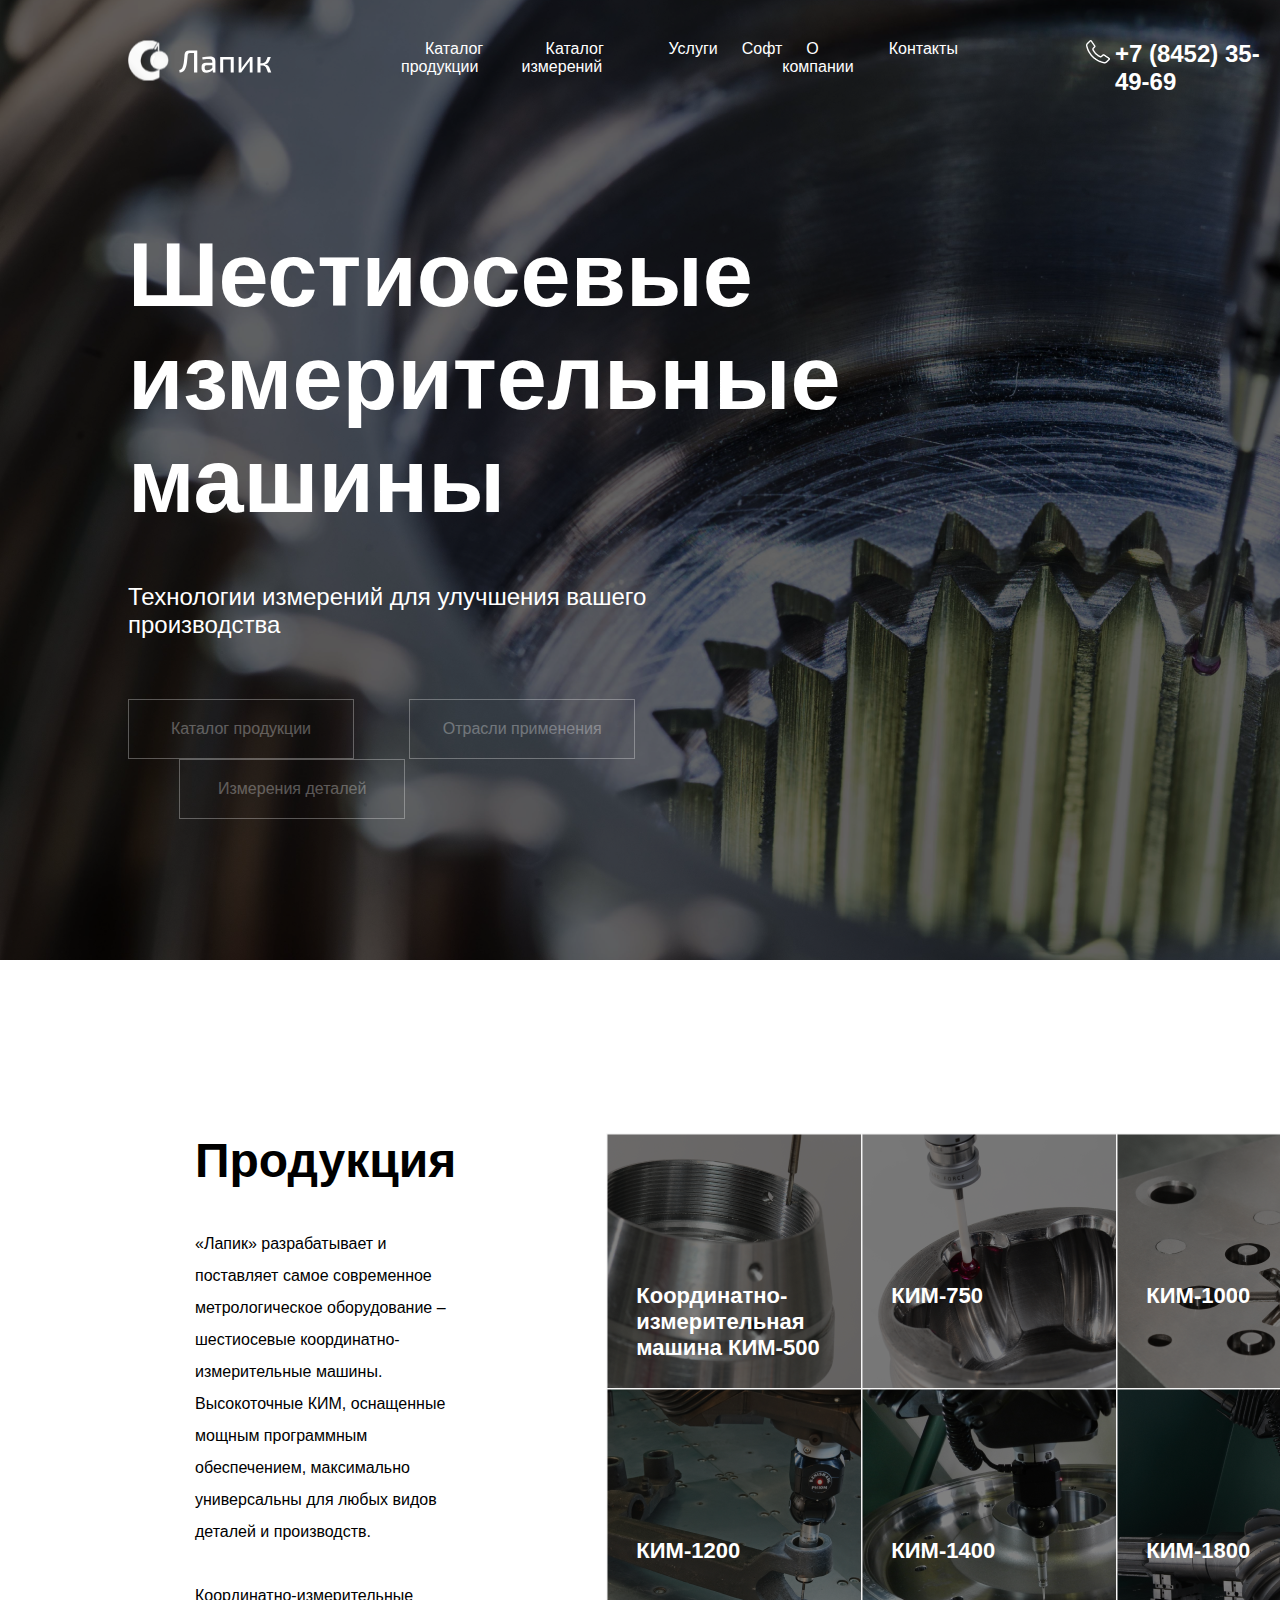
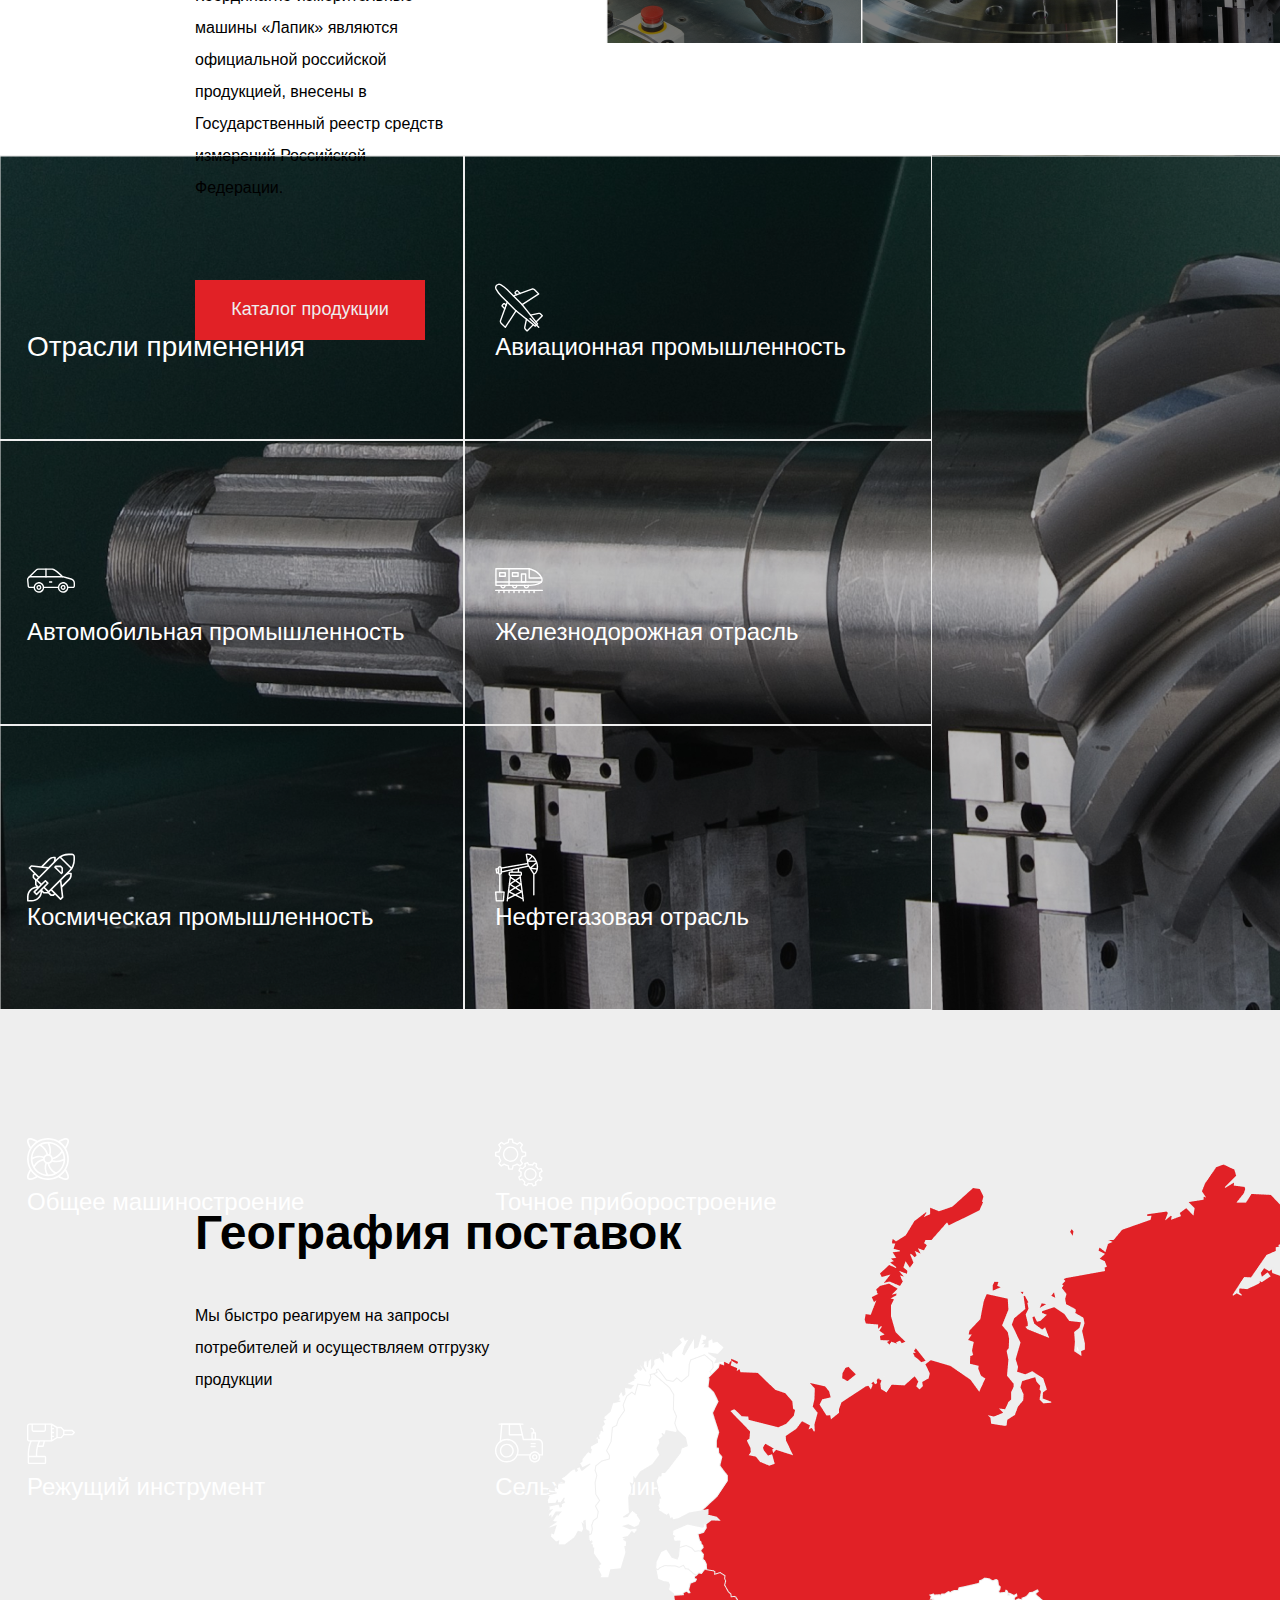
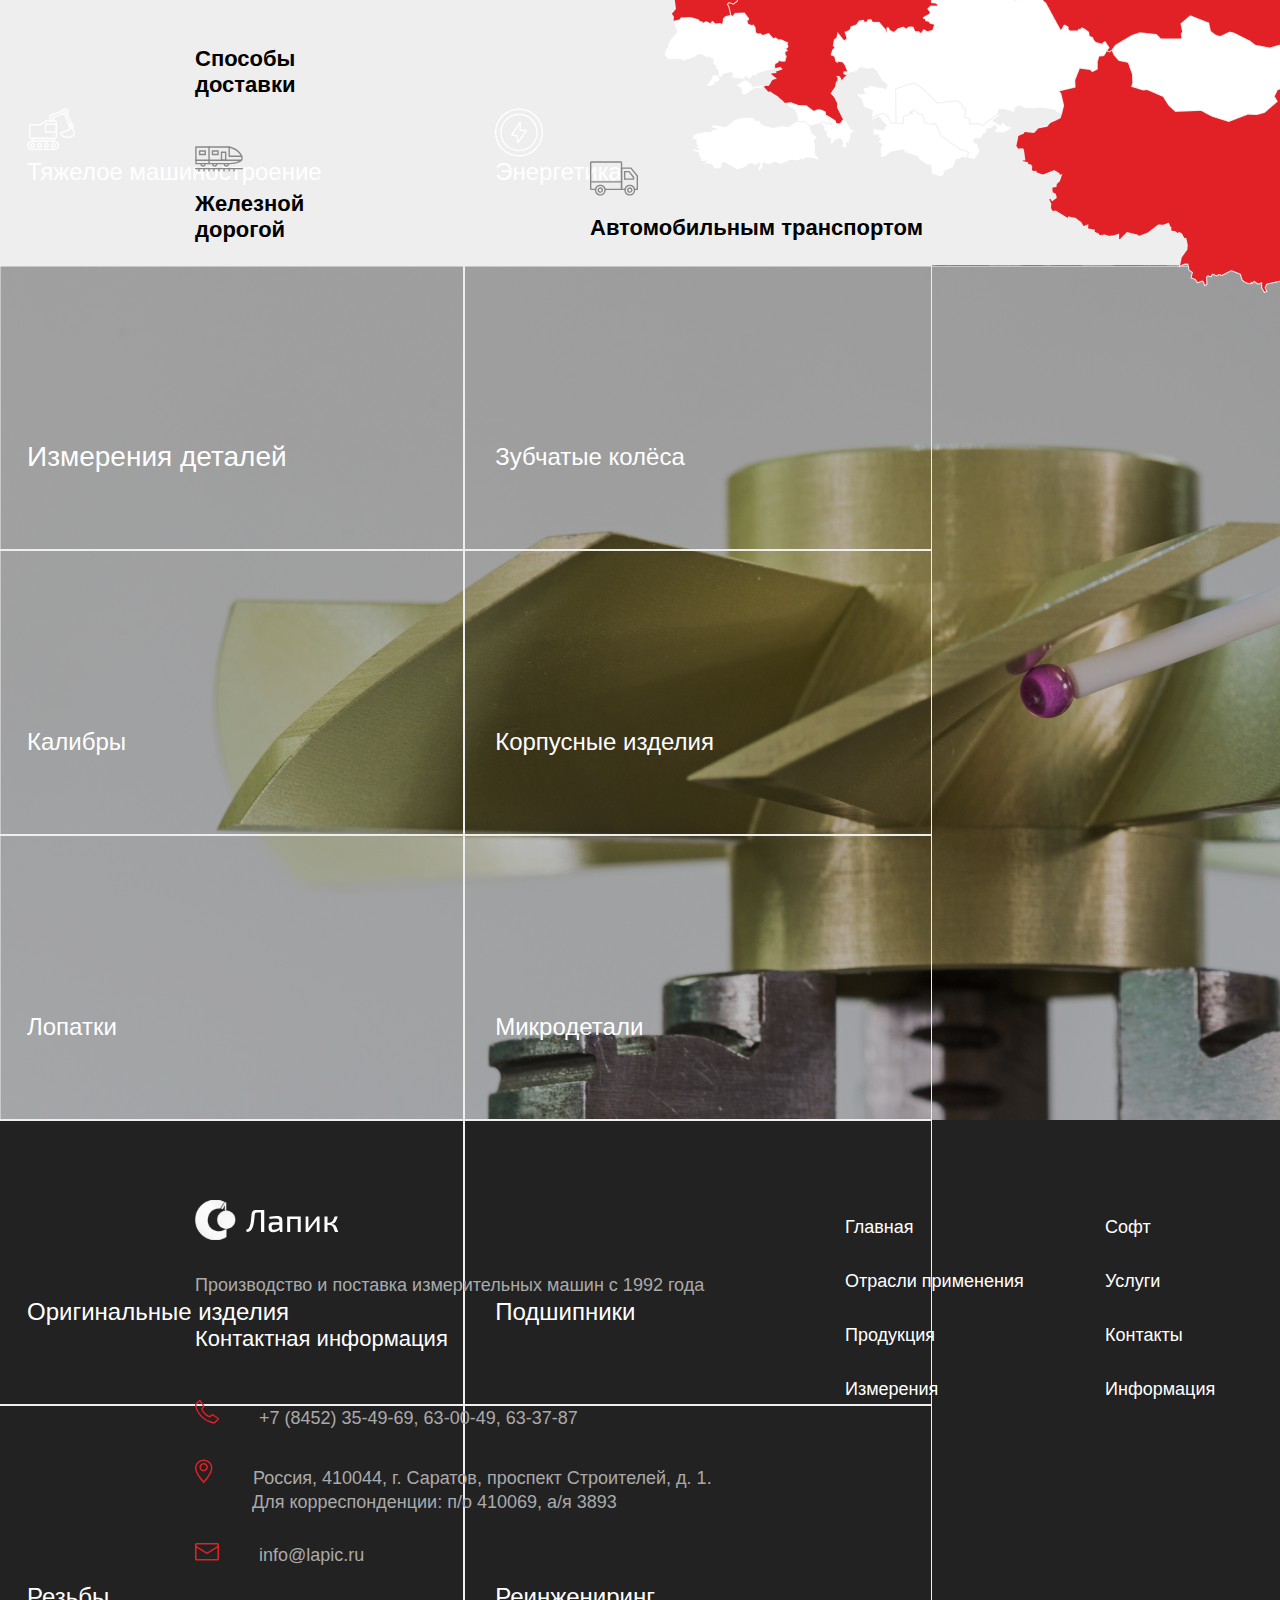
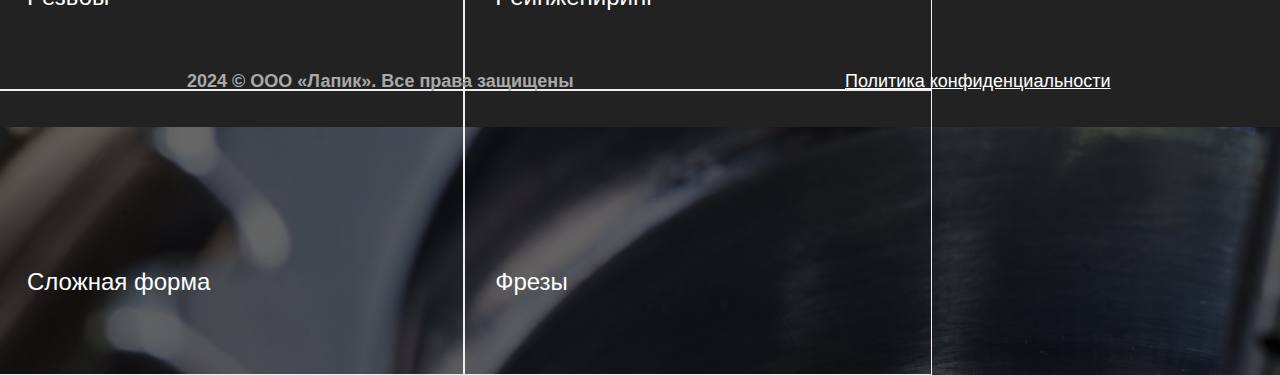
<file: index.html>
<!DOCTYPE html>
<html lang="ru">
<head>
    <meta charset="UTF-8">
    <meta name="viewport" content="width=device-width, initial-scale=1.0">
    <title>Лапик</title>
    <link rel="stylesheet" href="style.css">
    <!-- font-family: 'Exo 2', sans-serif;
        font-family: 'Inter', sans-serif;
        font-family: 'Montserrat', sans-serif;-->
</head>
<body>
    <header>
        <div class="header">
            <img src="Logo.svg" alt="Error" id="logo1">
            <ol id="menu">
                <li><a href="product.html">Каталог продукции</a></li>
                <li><a href="measure.html">Каталог измерений</a></li>
                <li><a href="services.html">Услуги</a></li>
                <li><a href="soft.html">Софт</a></li>
                <li><a href="about.html">О компании</a></li>
                <li><a href="contact.html">Контакты</a></li>
            </ol>
            <div class="phoneNumber">
                <img src="Phone.png" alt="Error">
                <h1>+7 (8452) 35-49-69</h1>
            </div>
        </div>
    </header>
    <aside>
        <div class="aside">
            <h1>Шестиосевые измерительные машины</h1>
            <p>Технологии измерений для улучшения вашего производства</p>
            <div>
                <button onclick="document.location='product.html'">Каталог продукции</button>
                <button onclick="document.location='uses.html'">Отрасли применения</button>
                <button onclick="document.location='measure.html'">Измерения деталей</button>
            </div>
        </div>
    </aside>
    <section>
        <div class="section">
            <div>
                <h1>Продукция</h1>
                <p>«Лапик» разрабатывает и поставляет самое современное метрологическое оборудование – шестиосевые координатно-измерительные машины. Высокоточные КИМ, оснащенные мощным программным обеспечением, максимально универсальны для любых видов деталей и производств.
                    <br>
                    <br>
                    Координатно-измерительные машины «Лапик» являются официальной российской продукцией, внесены в Государственный реестр средств измерений Российской Федерации.
                </p>
                <button onclick="document.location='product.html'">Каталог продукции</button>
            </div>
            <div class="imgDiv">
                <div style="display: flex;">
                    <div id="productImg1"><h1>Координатно- измерительная машина КИМ-500</h1></div>
                    <div id="productImg2"><h1>КИМ-750</h1></div>
                    <div id="productImg3"><h1>КИМ-1000</h1></div>
                </div>
                <div style="display: flex;">
                    <div id="productImg4"><h1>КИМ-1200</h1></div>
                    <div id="productImg5"><h1>КИМ-1400</h1></div>
                    <div id="productImg6"><h1>КИМ-1800</h1></div>
                </div>
            </div>
        </div>
    </section>
    <section>
        <div class="sectionUses">
            <button>Отрасли применения</button>
            <button><img src="Aero.svg" alt="Error">Авиационная промышленность</button>
            <button><img src="Transp.svg" alt="Error">Автомобильная промышленность</button>
            <button><img src="Train.svg" alt="Error">Железнодорожная отрасль</button>
            <button><img src="Space.svg" alt="Error">Космическая промышленность</button>
            <button><img src="Oil.png" alt="Error">Нефтегазовая отрасль</button>
            <button><img src="Machine.svg" alt="Error">Общее машиностроение</button>
            <button><img src="Gears.svg" alt="Error">Точное приборостроение</button>
            <button><img src="Tools.svg" alt="Error">Режущий инструмент</button>
            <button><img src="Farming.svg" alt="Error">Сельхозмашиностроение</button>
            <button><img src="Construction.svg" alt="Error">Тяжелое машиностроение</button>
            <button><img src="Energy.svg" alt="Error">Энергетика</button>
        </div>
    </section>
    <section>
        <div class="sectionGeography">
            <div>
                <h1>География поставок</h1>
                <p>Мы быстро реагируем на запросы <br>потребителей и осуществляем отгрузку<br> продукции</p>
                <div id="metodsOfDelivery" >
                    <h1>Способы доставки</h1>
                    <div>
                        <img src="Train2.svg" alt="Error">
                        <h1>Железной дорогой</h1>
                    </div>
                    <div>
                        <img src="Track.svg" alt="Error">
                        <h1>Автомобильным транспортом</h1>
                    </div>
                    <img src="Geography.png" alt="Error" id="geography">
                </div>
            </div>
        </div>
    </section>
    <section>
        <div class="sectionComponents">
            <button>Измерения деталей</button>
            <button>Зубчатые колёса</button>
            <button>Калибры</button>
            <button>Корпусные изделия</button>
            <button>Лопатки</button>
            <button>Микродетали</button>
            <button>Оригинальные изделия</button>
            <button>Подшипники</button>
            <button>Резьбы</button>
            <button>Реинжениринг</button>
            <button>Сложная форма</button>
            <button>Фрезы</button>
        </div>
    </section>
    <section>
        <div class="sectionContact">
            <div>
                <img src="Logo.svg" alt="Error">
                <p>Производство и поставка измерительных машин с 1992 года</p>
                <h1>Контактная информация</h1>
                <p><img src="Phone.svg" alt="Error">+7 (8452) 35-49-69, 63-00-49, 63-37-87</p>
                <p><img src="Point.svg" alt="Error">Россия, 410044, г. Саратов, проспект Строителей, д. 1.<br><span>Для корреспонденции: п/о 410069, а/я 3893</span></p>
                <p><img src="Mail.svg" alt="Error">info@lapic.ru</p>
            </div>
            <div>
                <input type="text" name="name" id="nameInput" placeholder="Ваше имя" maxlength="15">
                <input type="tel" name="telephone" id="telInput" placeholder="Телефон" maxlength="10">
                <textarea name="text" id="textInput" cols="30" rows="10" placeholder="Сообщение"></textarea>
                <button id="butContact">Связаться с нами</button>
            </div>
            <ol id="ol1">
                <li><a href="index.html">Главная</a></li>
                <li><a href="uses.html">Отрасли применения</a></li>
                <li><a href="product.html">Продукция</a></li>
                <li><a href="measure.html">Измерения</a></li>
            </ol>
            <ol id="ol2">
                <li><a href="soft.html">Софт</a></li>
                <li><a href="services.html">Услуги</a></li>
                <li><a href="contact.html">Контакты</a></li>
                <li><a href="info.html">Информация</a></li>
            </ol>
            <h1 id="rights">2024 © ООО «Лапик». Все права защищены </h1>
            <a href="https://youtu.be/BbeeuzU5Qc8" id="privacy_policy">Политика конфиденциальности</a>
        </div>
    </section>
</body>
</html>
</file>
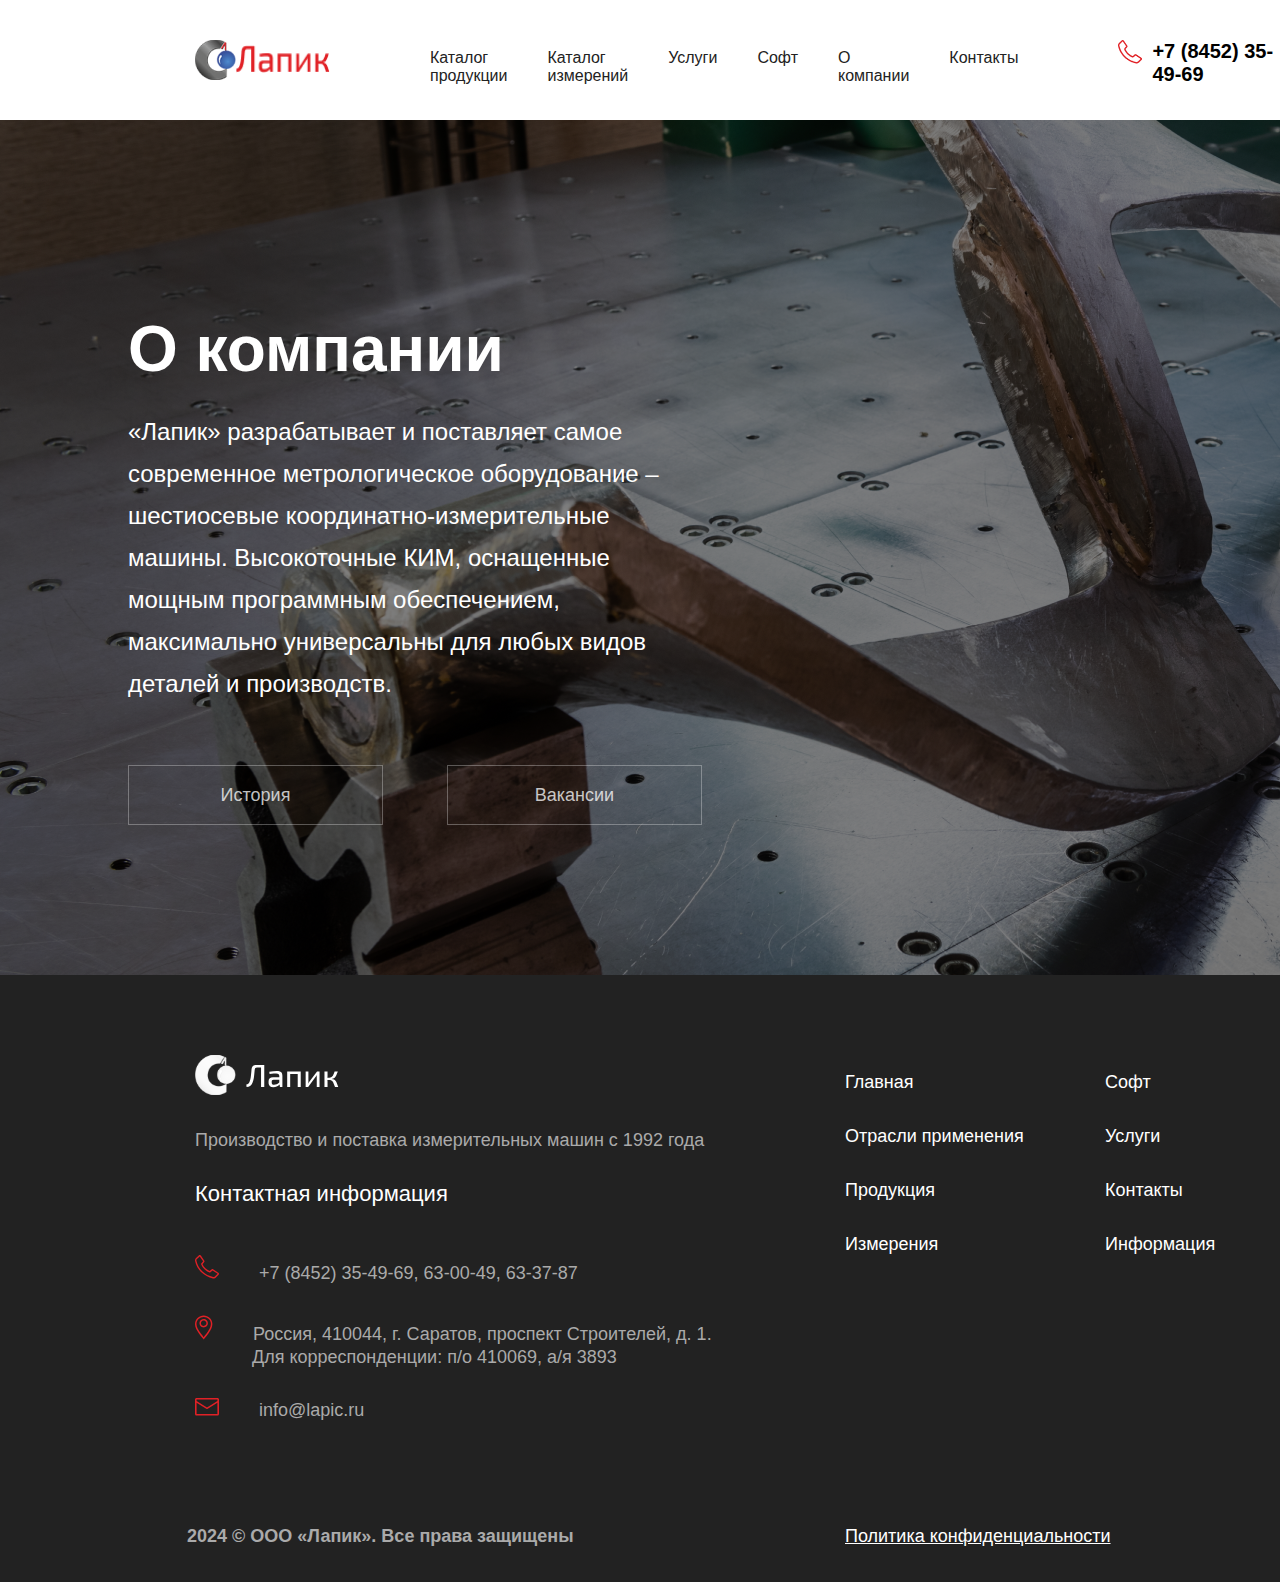
<file: about.html>
<!DOCTYPE html>
<html lang="ru">
<head>
    <meta charset="UTF-8">
    <meta name="viewport" content="width=device-width, initial-scale=1.0">
    <title>О компании</title>
    <link rel="stylesheet" href="styleAbout.css">
</head>
<body>
    <header>
        <div class="header">
            <div class="logo">
                <img src="LogoIcon.png" alt="Error" id="icon" onclick="document.location='Index.html'">
                <img src="LogoColor.png" alt="Error" id="iconText" onclick="document.location='Index.html'">
            </div>
            <ol>
                <li><a href="product.html">Каталог продукции</a></li>
                <li><a href="measure.html">Каталог измерений</a></li>
                <li><a href="services.html">Услуги</a></li>
                <li><a href="soft.html">Софт</a></li>
                <li><a href="about.html">О компании</a></li>
                <li><a href="contact.html">Контакты</a></li>
            </ol>
            <div class="telephone">
                <img src="PhoneColor.png" alt="Error">
                <h1>+7 (8452) 35-49-69</h1>
            </div>
        </div>
    </header>
    <section>
        <div class="sectionAbout">
            <div id="about">
                <h1>О компании</h1>
                <p>«Лапик» разрабатывает и поставляет самое современное метрологическое оборудование – шестиосевые координатно-измерительные машины. Высокоточные КИМ, оснащенные мощным программным обеспечением, максимально универсальны для любых видов деталей и производств.</p>
                <div id="divButton">
                    <button>История</button>
                    <button>Вакансии</button>
                </div>
            </div>
        </div>
    </section>
    <section>
        <div class="sectionContact">
            <div>
                <img src="Logo.svg" alt="Error">
                <p>Производство и поставка измерительных машин с 1992 года</p>
                <h1>Контактная информация</h1>
                <p><img src="Phone.svg" alt="Error">+7 (8452) 35-49-69, 63-00-49, 63-37-87</p>
                <p><img src="Point.svg" alt="Error">Россия, 410044, г. Саратов, проспект Строителей, д. 1.<br><span>Для корреспонденции: п/о 410069, а/я 3893</span></p>
                <p><img src="Mail.svg" alt="Error">info@lapic.ru</p>
            </div>
            <div>
                <input type="text" name="name" id="nameInput" placeholder="Ваше имя" maxlength="15">
                <input type="tel" name="telephone" id="telInput" placeholder="Телефон" maxlength="10">
                <textarea name="text" id="textInput" cols="30" rows="10" placeholder="Сообщение"></textarea>
                <button id="butContact">Связаться с нами</button>
            </div>
            <ol id="ol1">
                <li><a href="index.html">Главная</a></li>
                <li><a href="uses.html">Отрасли применения</a></li>
                <li><a href="product.html">Продукция</a></li>
                <li><a href="measure.html">Измерения</a></li>
            </ol>
            <ol id="ol2">
                <li><a href="soft.html">Софт</a></li>
                <li><a href="services.html">Услуги</a></li>
                <li><a href="contact.html">Контакты</a></li>
                <li><a href="info.html">Информация</a></li>
            </ol>
            <h1 id="rights">2024 © ООО «Лапик». Все права защищены </h1>
            <a href="https://youtu.be/BbeeuzU5Qc8" id="privacy_policy">Политика конфиденциальности</a>
        </div>
    </section>
</body>
</html>
</file>
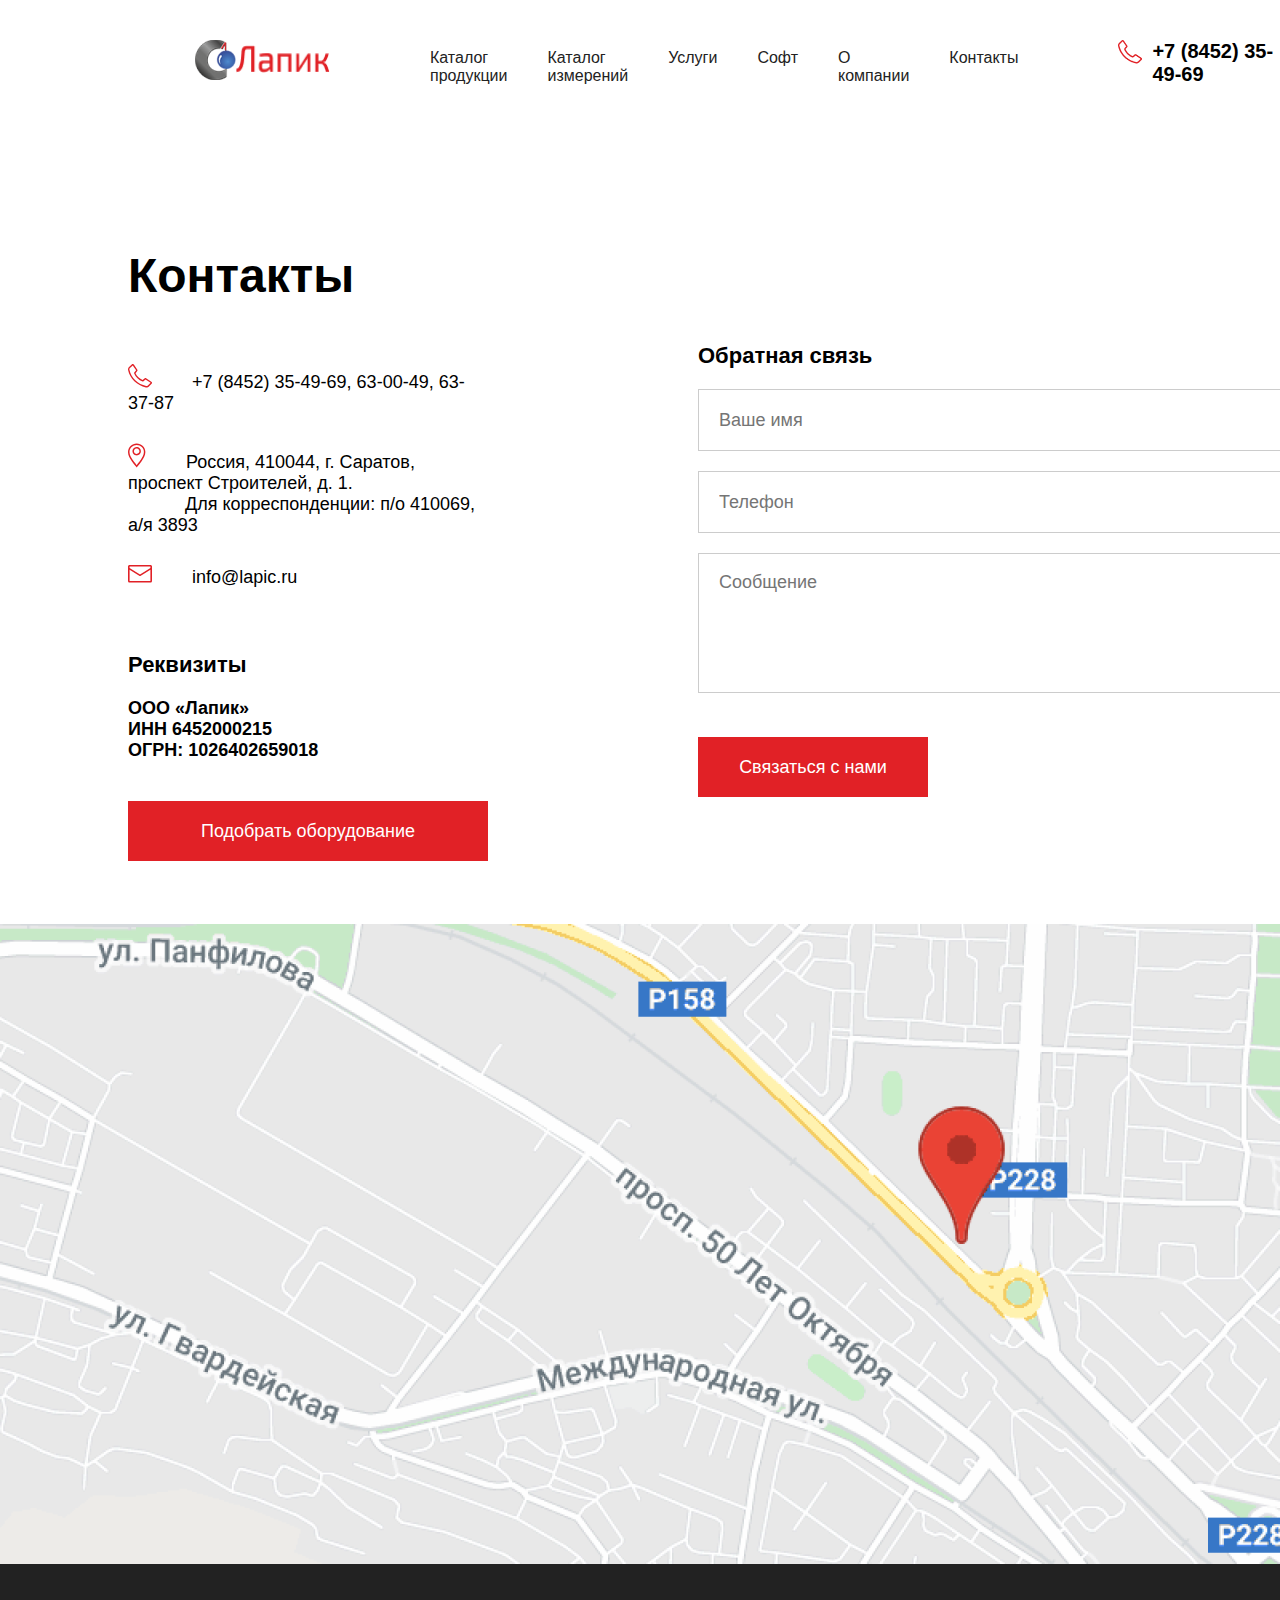
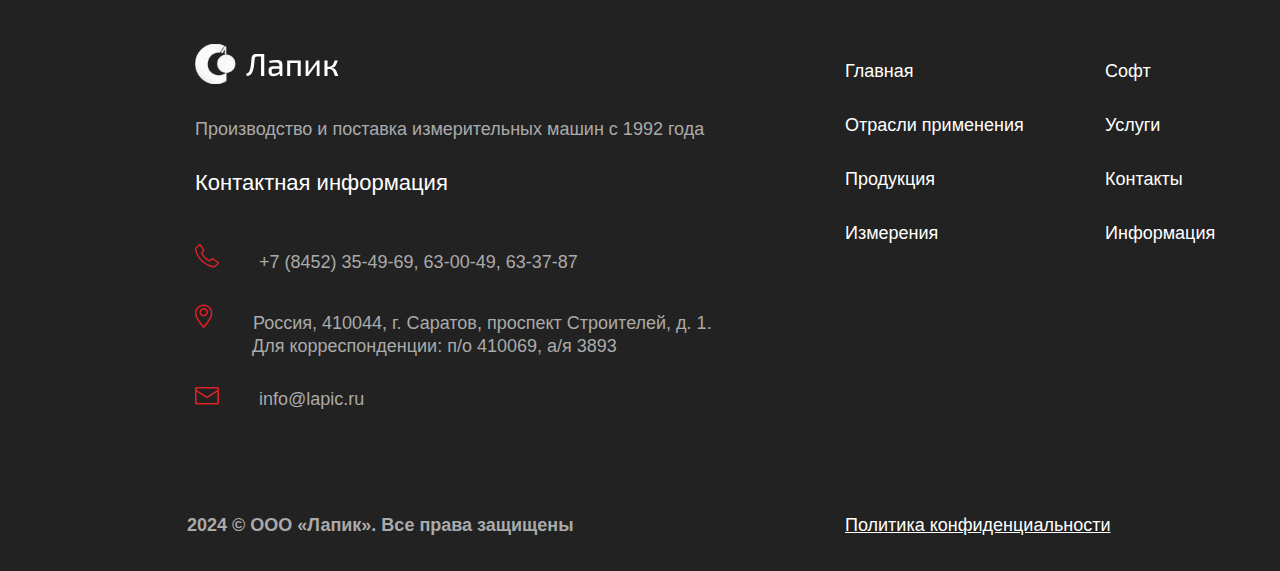
<file: contact.html>
<!DOCTYPE html>
<html lang="ru">
<head>
    <meta charset="UTF-8">
    <meta name="viewport" content="width=device-width, initial-scale=1.0">
    <title>Контакты</title>
    <link rel="stylesheet" href="styleContact.css">
</head>
<body>
    <header>
        <div class="header">
            <div class="logo">
                <img src="LogoIcon.png" alt="Error" id="icon" onclick="document.location='Index.html'">
                <img src="LogoColor.png" alt="Error" id="iconText" onclick="document.location='Index.html'">
            </div>
            <ol>
                <li><a href="product.html">Каталог продукции</a></li>
                <li><a href="measure.html">Каталог измерений</a></li>
                <li><a href="services.html">Услуги</a></li>
                <li><a href="soft.html">Софт</a></li>
                <li><a href="about.html">О компании</a></li>
                <li><a href="contact.html">Контакты</a></li>
            </ol>
            <div class="telephone">
                <img src="PhoneColor.png" alt="Error">
                <h1>+7 (8452) 35-49-69</h1>
            </div>
        </div>
    </header>
    <section>
        <div class="sectionContacts">
            <div id="contact">
                <h1>Контакты</h1>
                <p><img src="Phone.svg" alt="Error">+7 (8452) 35-49-69, 63-00-49, 63-37-87</p>
                <p><img src="Point.svg" alt="Error">Россия, 410044, г. Саратов, проспект Строителей, д. 1.<br><span>Для корреспонденции: п/о 410069, а/я 3893</span></p>
                <p><img src="Mail.svg" alt="Error">info@lapic.ru</p>
                <h2>Реквизиты</h2>
                <h3>ООО «Лапик»
                    <br>ИНН 6452000215
                    <br>ОГРН: 1026402659018
                </h3>
                <button>Подобрать оборудование</button>
            </div>
            <div id="feedback">
                <h1>Обратная связь</h1>
                <input type="text" name="feedbackName" id="feedbackName" maxlength="16" placeholder="Ваше имя">
                <input type="tel" name="feedbackTel" id="feedbackTel" maxlength="10" placeholder="Телефон">
                <textarea name="feedbackText" id="feedbackText" cols="30" rows="10" placeholder="Сообщение"></textarea>
                <button>Связаться с нами</button>
            </div>
        </div>
        <div id="map">
        </div>
    </section>
    <section>
        <div class="sectionContact">
            <div>
                <img src="Logo.svg" alt="Error">
                <p>Производство и поставка измерительных машин с 1992 года</p>
                <h1>Контактная информация</h1>
                <p><img src="Phone.svg" alt="Error">+7 (8452) 35-49-69, 63-00-49, 63-37-87</p>
                <p><img src="Point.svg" alt="Error">Россия, 410044, г. Саратов, проспект Строителей, д. 1.<br><span>Для корреспонденции: п/о 410069, а/я 3893</span></p>
                <p><img src="Mail.svg" alt="Error">info@lapic.ru</p>
            </div>
            <div>
                <input type="text" name="name" id="nameInput" placeholder="Ваше имя" maxlength="15">
                <input type="tel" name="telephone" id="telInput" placeholder="Телефон" maxlength="10">
                <textarea name="text" id="textInput" cols="30" rows="10" placeholder="Сообщение"></textarea>
                <button id="butContact">Связаться с нами</button>
            </div>
            <ol id="ol1">
                <li><a href="index.html">Главная</a></li>
                <li><a href="uses.html">Отрасли применения</a></li>
                <li><a href="product.html">Продукция</a></li>
                <li><a href="measure.html">Измерения</a></li>
            </ol>
            <ol id="ol2">
                <li><a href="soft.html">Софт</a></li>
                <li><a href="services.html">Услуги</a></li>
                <li><a href="contact.html">Контакты</a></li>
                <li><a href="info.html">Информация</a></li>
            </ol>
            <h1 id="rights">2024 © ООО «Лапик». Все права защищены </h1>
            <a href="https://youtu.be/BbeeuzU5Qc8" id="privacy_policy">Политика конфиденциальности</a>
        </div>
    </section>
</body>
</html>
</file>
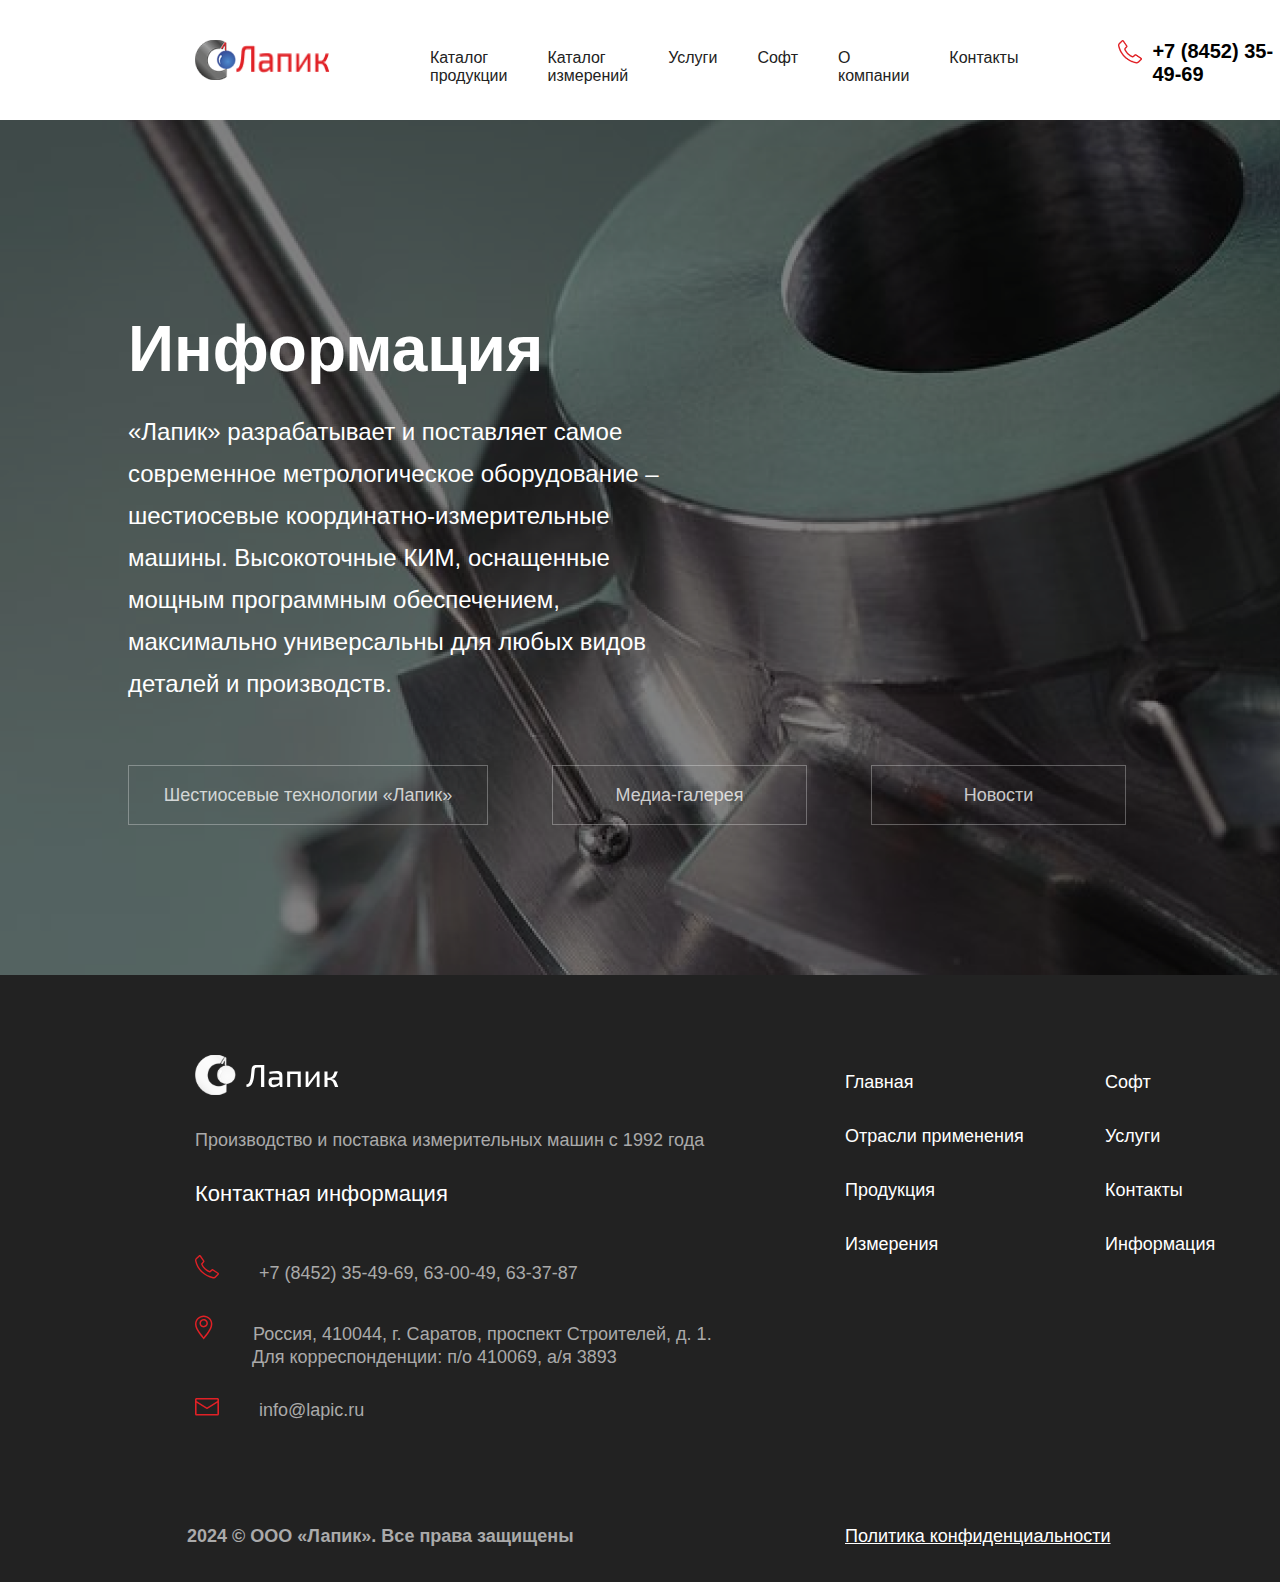
<file: info.html>
<!DOCTYPE html>
<html lang="ru">
<head>
    <meta charset="UTF-8">
    <meta name="viewport" content="width=device-width, initial-scale=1.0">
    <title>Информация</title>
    <link rel="stylesheet" href="styleInfo.css">
</head>
<body>
    <header>
        <div class="header">
            <div class="logo">
                <img src="LogoIcon.png" alt="Error" id="icon" onclick="document.location='Index.html'">
                <img src="LogoColor.png" alt="Error" id="iconText" onclick="document.location='Index.html'">
            </div>
            <ol>
                <li><a href="product.html">Каталог продукции</a></li>
                <li><a href="measure.html">Каталог измерений</a></li>
                <li><a href="services.html">Услуги</a></li>
                <li><a href="soft.html">Софт</a></li>
                <li><a href="about.html">О компании</a></li>
                <li><a href="contact.html">Контакты</a></li>
            </ol>
            <div class="telephone">
                <img src="PhoneColor.png" alt="Error">
                <h1>+7 (8452) 35-49-69</h1>
            </div>
        </div>
    </header>
    <section>
        <div class="sectionInfo">
            <div id="info">
                <h1>Информация</h1>
                <p>«Лапик» разрабатывает и поставляет самое современное метрологическое оборудование – шестиосевые координатно-измерительные машины. Высокоточные КИМ, оснащенные мощным программным обеспечением, максимально универсальны для любых видов деталей и производств.</p>
                <div id="divButton">
                    <button>Шестиосевые технологии «Лапик»</button>
                    <button>Медиа-галерея</button>
                    <button>Новости</button>
                </div>
            </div>
        </div>
    </section>
    <section>
        <div class="sectionContact">
            <div>
                <img src="Logo.svg" alt="Error">
                <p>Производство и поставка измерительных машин с 1992 года</p>
                <h1>Контактная информация</h1>
                <p><img src="Phone.svg" alt="Error">+7 (8452) 35-49-69, 63-00-49, 63-37-87</p>
                <p><img src="Point.svg" alt="Error">Россия, 410044, г. Саратов, проспект Строителей, д. 1.<br><span>Для корреспонденции: п/о 410069, а/я 3893</span></p>
                <p><img src="Mail.svg" alt="Error">info@lapic.ru</p>
            </div>
            <div>
                <input type="text" name="name" id="nameInput" placeholder="Ваше имя" maxlength="15">
                <input type="tel" name="telephone" id="telInput" placeholder="Телефон" maxlength="10">
                <textarea name="text" id="textInput" cols="30" rows="10" placeholder="Сообщение"></textarea>
                <button id="butContact">Связаться с нами</button>
            </div>
            <ol id="ol1">
                <li><a href="index.html">Главная</a></li>
                <li><a href="uses.html">Отрасли применения</a></li>
                <li><a href="product.html">Продукция</a></li>
                <li><a href="measure.html">Измерения</a></li>
            </ol>
            <ol id="ol2">
                <li><a href="soft.html">Софт</a></li>
                <li><a href="services.html">Услуги</a></li>
                <li><a href="contact.html">Контакты</a></li>
                <li><a href="info.html">Информация</a></li>
            </ol>
            <h1 id="rights">2024 © ООО «Лапик». Все права защищены </h1>
            <a href="https://youtu.be/BbeeuzU5Qc8" id="privacy_policy">Политика конфиденциальности</a>
        </div>
    </section>
</body>
</html>
</file>
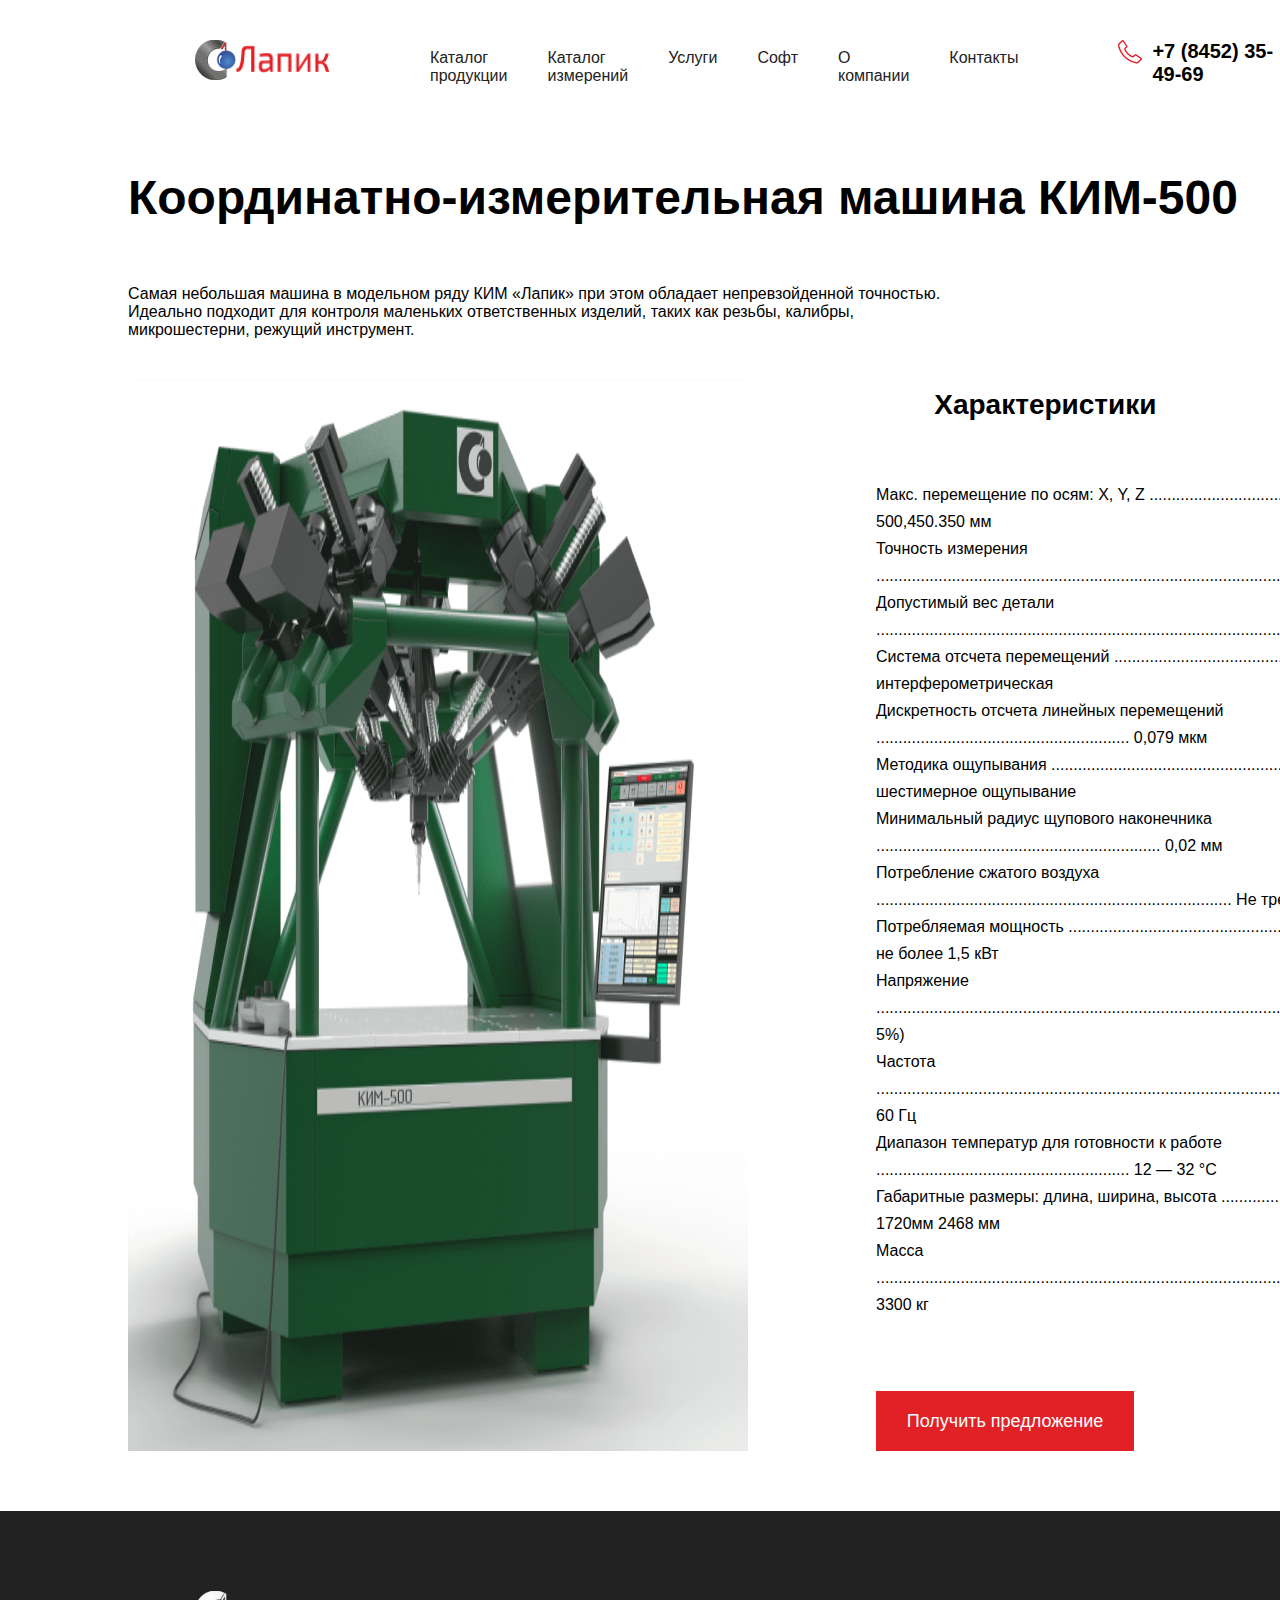
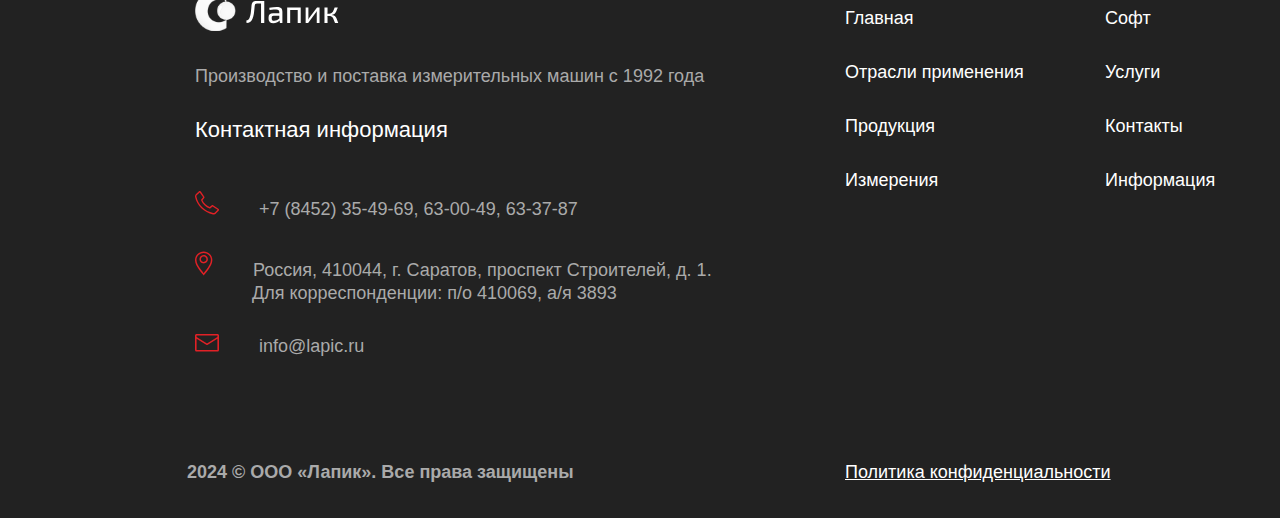
<file: kim.html>
<!DOCTYPE html>
<html lang="en">
<head>
    <meta charset="UTF-8">
    <meta name="viewport" content="width=device-width, initial-scale=1.0">
    <title>Координатно-измерительная машина КИМ-500</title>
    <link rel="stylesheet" href="styleKim.css">
</head>
<body>
    <header>
        <div class="header">
            <div class="logo">
                <img src="LogoIcon.png" alt="Error" id="icon" onclick="document.location='Index.html'">
                <img src="LogoColor.png" alt="Error" id="iconText" onclick="document.location='Index.html'">
            </div>
            <ol>
                <li><a href="product.html">Каталог продукции</a></li>
                <li><a href="measure.html">Каталог измерений</a></li>
                <li><a href="services.html">Услуги</a></li>
                <li><a href="soft.html">Софт</a></li>
                <li><a href="about.html">О компании</a></li>
                <li><a href="contact.html">Контакты</a></li>
            </ol>
            <div class="telephone">
                <img src="PhoneColor.png" alt="Error">
                <h1>+7 (8452) 35-49-69</h1>
            </div>
        </div>
    </header>
    <section>
        <div class="sectionKim">
            <h1>Координатно-измерительная машина КИМ-500</h1>
            <p>Самая небольшая машина в модельном ряду КИМ «Лапик» при этом обладает непревзойденной точностью. Идеально подходит для контроля маленьких ответственных изделий, таких как резьбы, калибры, микрошестерни, режущий инструмент.</p>
            <div style="display: flex; width: 100%;">
                <img src="Kim.png" alt="Error" style="margin-left: 10%; margin-top: 40px;">
                <div id="characteristic">
                    <h1>Характеристики</h1>
                    <ol id="olChar">
                        <li>Макс. перемещение по осям: X, Y, Z ................................................................. 500,450.350 мм</li>
                        <li>Точность измерения ................................................................................................... 1,5 + L/300</li>
                        <li>Допустимый вес детали ..................................................................................................... 300 кг</li>
                        <li>Система отсчета перемещений ............................................ Лазерно-интерферометрическая</li>
                        <li>Дискретность отсчета линейных перемещений ......................................................... 0,079 мкм</li>
                        <li>Методика ощупывания ....................................................... Полное шестимерное ощупывание</li>
                        <li>Минимальный радиус щупового наконечника ................................................................ 0,02 мм</li>
                        <li>Потребление сжатого воздуха ................................................................................ Не требуется</li>
                        <li>Потребляемая мощность ................................................................................... не более  1,5 кВт</li>
                        <li>Напряжение ............................................................................................................... 380 В (± 5%)</li>
                        <li>Частота ............................................................................................................................ 50 / 60 Гц</li>
                        <li>Диапазон температур для готовности к работе ......................................................... 12 — 32 °С</li>
                        <li>Габаритные размеры: длина, ширина, высота ................................. 1790 мм, 1720мм 2468 мм</li>
                        <li>Масса ................................................................................................................................... 3300 кг</li>
                    </ol>
                    <button>Получить предложение</button>
                </div>
            </div>
        </div>
    </section>
    <section>
        <div class="sectionContact">
            <div>
                <img src="Logo.svg" alt="Error">
                <p>Производство и поставка измерительных машин с 1992 года</p>
                <h1>Контактная информация</h1>
                <p><img src="Phone.svg" alt="Error">+7 (8452) 35-49-69, 63-00-49, 63-37-87</p>
                <p><img src="Point.svg" alt="Error">Россия, 410044, г. Саратов, проспект Строителей, д. 1.<br><span>Для корреспонденции: п/о 410069, а/я 3893</span></p>
                <p><img src="Mail.svg" alt="Error">info@lapic.ru</p>
            </div>
            <div>
                <input type="text" name="name" id="nameInput" placeholder="Ваше имя" maxlength="15">
                <input type="tel" name="telephone" id="telInput" placeholder="Телефон" maxlength="10">
                <textarea name="text" id="textInput" cols="30" rows="10" placeholder="Сообщение"></textarea>
                <button id="butContact">Связаться с нами</button>
            </div>
            <ol id="ol1">
                <li><a href="index.html">Главная</a></li>
                <li><a href="uses.html">Отрасли применения</a></li>
                <li><a href="product.html">Продукция</a></li>
                <li><a href="measure.html">Измерения</a></li>
            </ol>
            <ol id="ol2">
                <li><a href="soft.html">Софт</a></li>
                <li><a href="services.html">Услуги</a></li>
                <li><a href="contact.html">Контакты</a></li>
                <li><a href="info.html">Информация</a></li>
            </ol>
            <h1 id="rights">2024 © ООО «Лапик». Все права защищены </h1>
            <a href="https://youtu.be/BbeeuzU5Qc8" id="privacy_policy">Политика конфиденциальности</a>
        </div>
    </section>
</body>
</html>
</file>
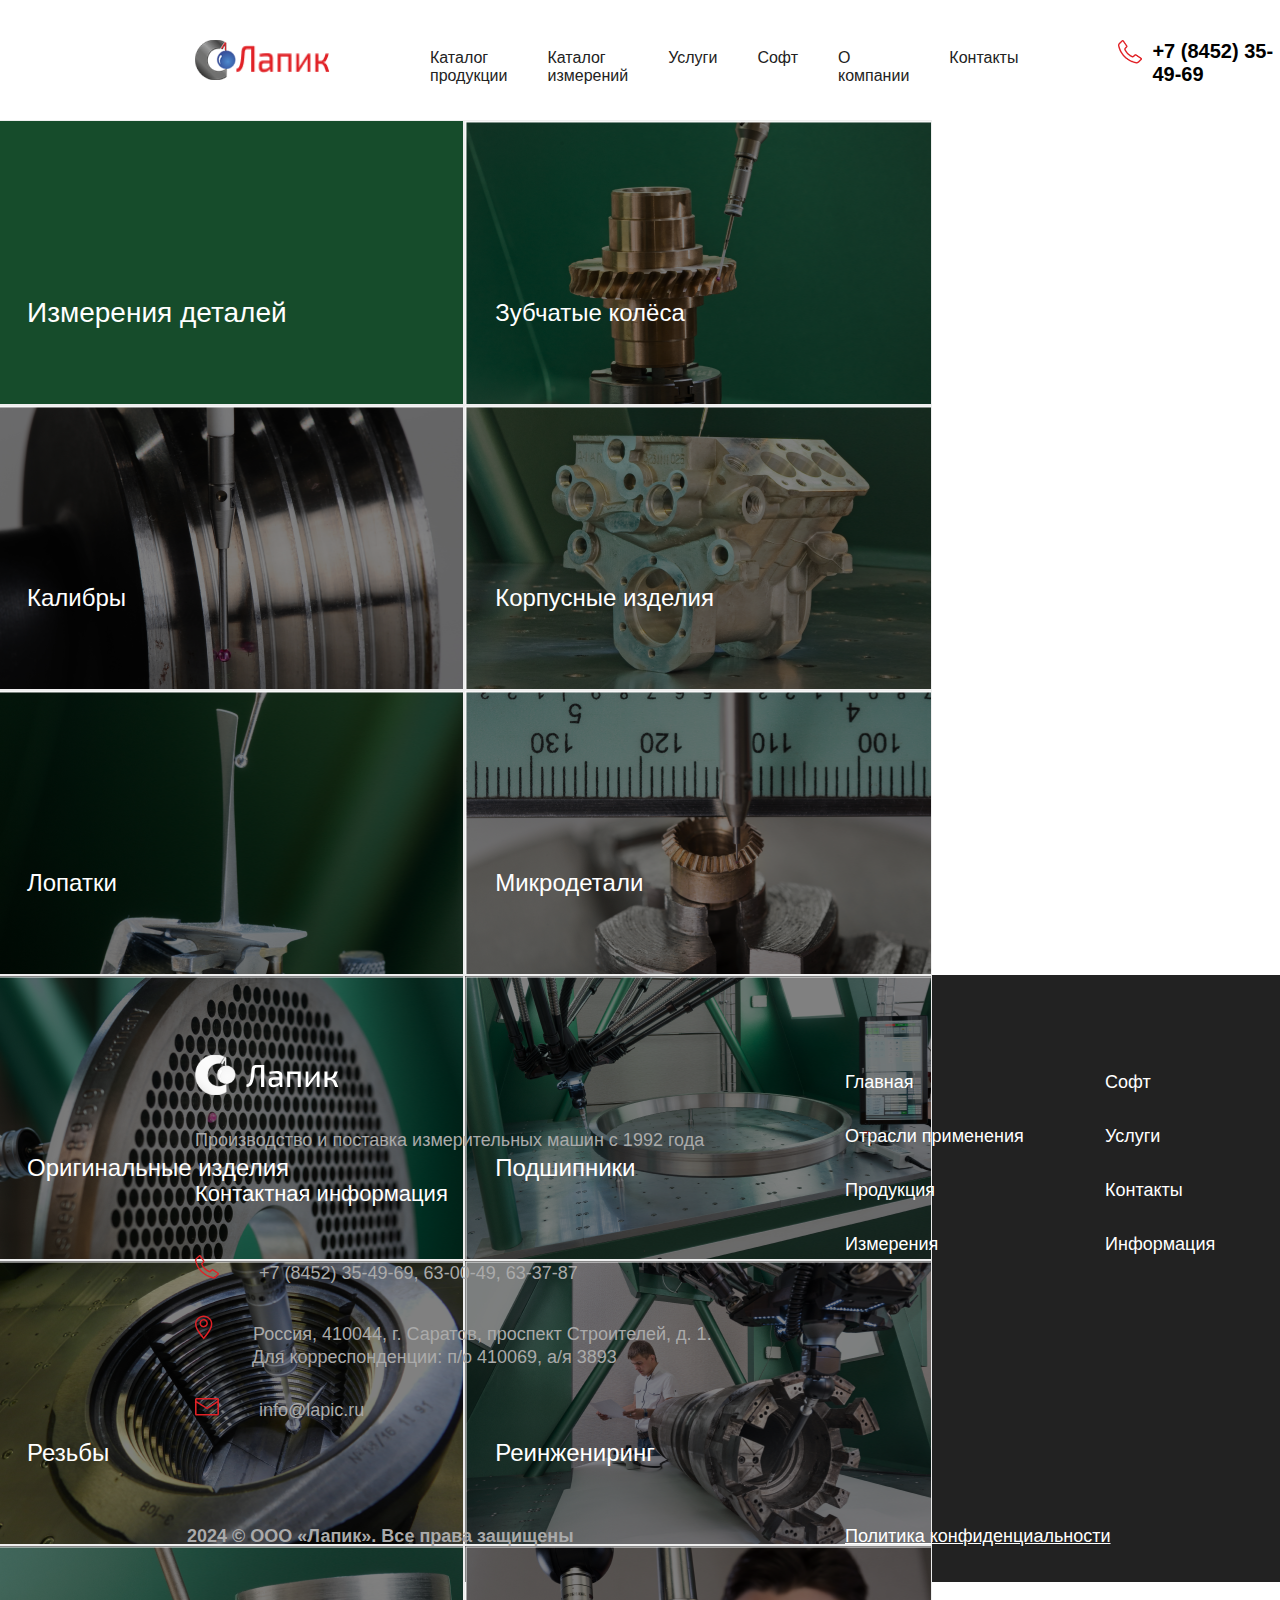
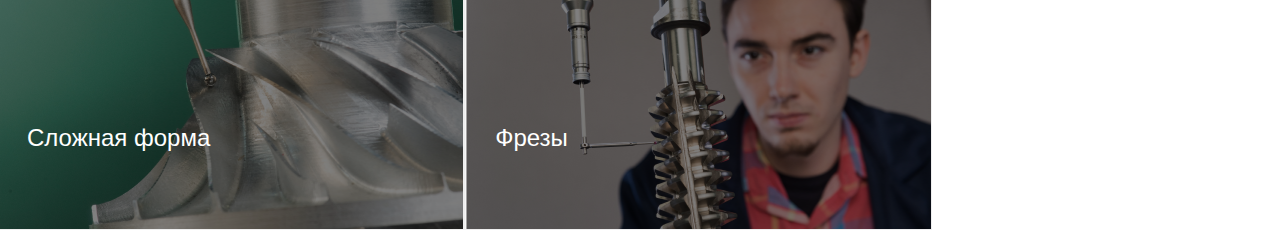
<file: measure.html>
<!DOCTYPE html>
<html lang="ru">
<head>
    <meta charset="UTF-8">
    <meta name="viewport" content="width=device-width, initial-scale=1.0">
    <title>Каталог измерений</title>
    <link rel="stylesheet" href="styleMeasure.css">
</head>
<body>
    <header>
        <div class="header">
            <div class="logo">
                <img src="LogoIcon.png" alt="Error" id="icon" onclick="document.location='Index.html'">
                <img src="LogoColor.png" alt="Error" id="iconText" onclick="document.location='Index.html'">
            </div>
            <ol>
                <li><a href="product.html">Каталог продукции</a></li>
                <li><a href="measure.html">Каталог измерений</a></li>
                <li><a href="services.html">Услуги</a></li>
                <li><a href="soft.html">Софт</a></li>
                <li><a href="about.html">О компании</a></li>
                <li><a href="contact.html">Контакты</a></li>
            </ol>
            <div class="telephone">
                <img src="PhoneColor.png" alt="Error">
                <h1>+7 (8452) 35-49-69</h1>
            </div>
        </div>
    </header>
    <section>
        <div class="sectionUses">
            <button>Измерения деталей</button>
            <button style="background-image: url(Measure1.png);">Зубчатые колёса</button>
            <button style="background-image: url(Measure2.png);">Калибры</button>
            <button style="background-image: url(Measure3.png);">Корпусные изделия</button>
            <button style="background-image: url(Measure4.png);">Лопатки</button>
            <button style="background-image: url(Measure5.png);">Микродетали</button>
            <button style="background-image: url(Measure6.png);">Оригинальные изделия</button>
            <button style="background-image: url(Measure7.png);">Подшипники</button>
            <button style="background-image: url(Measure8.png);">Резьбы</button>
            <button style="background-image: url(Measure9.png);">Реинжениринг</button>
            <button style="background-image: url(Measure10.png);">Сложная форма</button>
            <button style="background-image: url(Measure11.png);">Фрезы</button>
        </div>
    </section>
    <section>
        <div class="sectionContact">
            <div>
                <img src="Logo.svg" alt="Error">
                <p>Производство и поставка измерительных машин с 1992 года</p>
                <h1>Контактная информация</h1>
                <p><img src="Phone.svg" alt="Error">+7 (8452) 35-49-69, 63-00-49, 63-37-87</p>
                <p><img src="Point.svg" alt="Error">Россия, 410044, г. Саратов, проспект Строителей, д. 1.<br><span>Для корреспонденции: п/о 410069, а/я 3893</span></p>
                <p><img src="Mail.svg" alt="Error">info@lapic.ru</p>
            </div>
            <div>
                <input type="text" name="name" id="nameInput" placeholder="Ваше имя" maxlength="15">
                <input type="tel" name="telephone" id="telInput" placeholder="Телефон" maxlength="10">
                <textarea name="text" id="textInput" cols="30" rows="10" placeholder="Сообщение"></textarea>
                <button id="butContact">Связаться с нами</button>
            </div>
            <ol id="ol1">
                <li><a href="index.html">Главная</a></li>
                <li><a href="uses.html">Отрасли применения</a></li>
                <li><a href="product.html">Продукция</a></li>
                <li><a href="measure.html">Измерения</a></li>
            </ol>
            <ol id="ol2">
                <li><a href="soft.html">Софт</a></li>
                <li><a href="services.html">Услуги</a></li>
                <li><a href="contact.html">Контакты</a></li>
                <li><a href="info.html">Информация</a></li>
            </ol>
            <h1 id="rights">2024 © ООО «Лапик». Все права защищены </h1>
            <a href="https://youtu.be/BbeeuzU5Qc8" id="privacy_policy">Политика конфиденциальности</a>
        </div>
    </section>
</body>
</html>
</file>
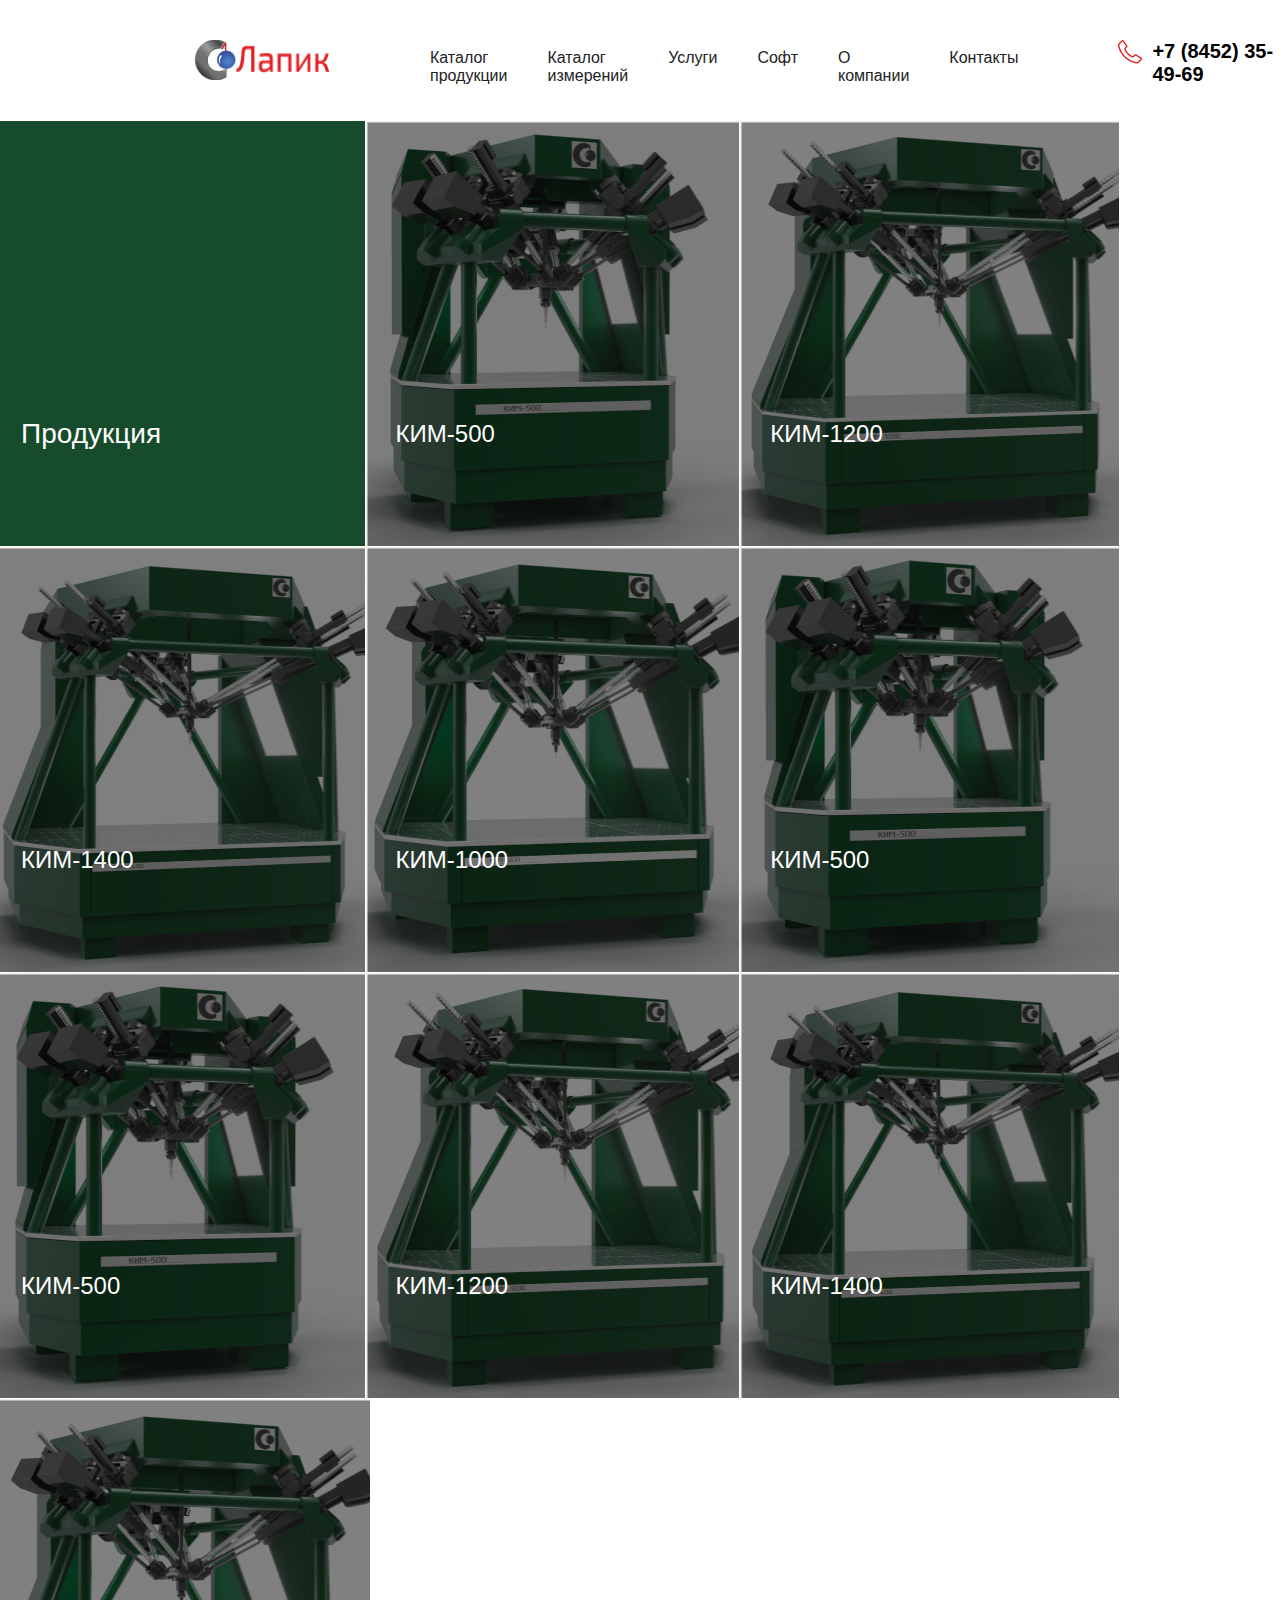
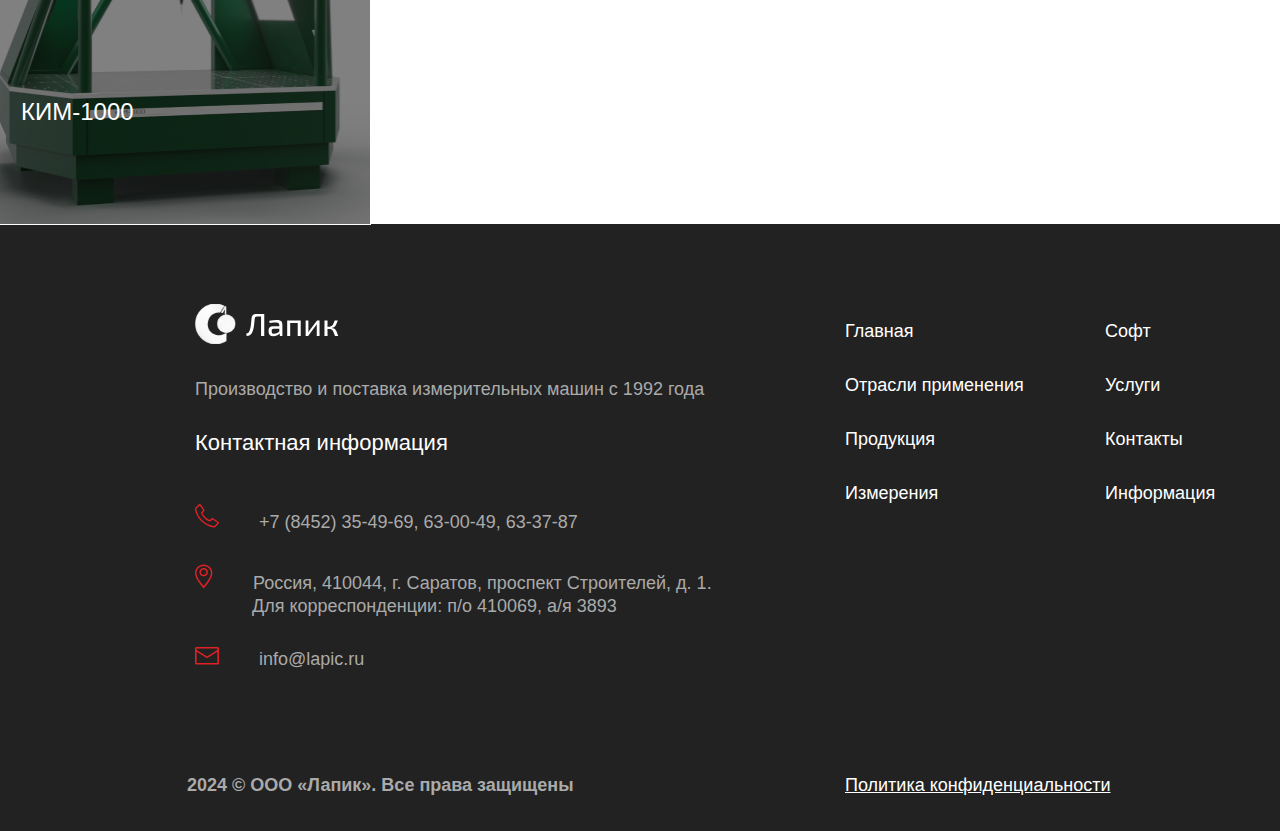
<file: product.html>
<!DOCTYPE html>
<html lang="ru">
<head>
    <meta charset="UTF-8">
    <meta name="viewport" content="width=device-width, initial-scale=1.0">
    <title>Каталог продуктов</title>
    <link rel="stylesheet" href="styleProduct.css">
</head>
<body>
    <header>
        <div class="header">
            <div class="logo">
                <img src="LogoIcon.png" alt="Error" id="icon" onclick="document.location='Index.html'">
                <img src="LogoColor.png" alt="Error" id="iconText" onclick="document.location='Index.html'">
            </div>
            <ol>
                <li><a href="product.html">Каталог продукции</a></li>
                <li><a href="measure.html">Каталог измерений</a></li>
                <li><a href="services.html">Услуги</a></li>
                <li><a href="soft.html">Софт</a></li>
                <li><a href="about.html">О компании</a></li>
                <li><a href="contact.html">Контакты</a></li>
            </ol>
            <div class="telephone">
                <img src="PhoneColor.png" alt="Error">
                <h1>+7 (8452) 35-49-69</h1>
            </div>
        </div>
    </header>
    <section>
        <div class="sectionProduct">
            <button>Продукция</button>
            <button style="background-image: url(Product.png);" onclick="document.location='kim.html'">КИМ-500</button>
            <button style="background-image: url(Kim1200.png);" onclick="document.location='kim.html'">КИМ-1200</button>
            <button style="background-image: url(Kim1400.png);" onclick="document.location='kim.html'">КИМ-1400</button>
            <button style="background-image: url(Kim1000.png);" onclick="document.location='kim.html'">КИМ-1000</button>
            <button style="background-image: url(Product.png);" onclick="document.location='kim.html'">КИМ-500</button>
            <button style="background-image: url(Product.png);" onclick="document.location='kim.html'">КИМ-500</button>
            <button style="background-image: url(Kim1200.png);" onclick="document.location='kim.html'">КИМ-1200</button>
            <button style="background-image: url(Kim1400.png);" onclick="document.location='kim.html'">КИМ-1400</button>
            <button style="background-image: url(Kim1000.png);" onclick="document.location='kim.html'">КИМ-1000</button>
        </div>
    </section>
    <section>
        <div class="sectionContact">
            <div>
                <img src="Logo.svg" alt="Error">
                <p>Производство и поставка измерительных машин с 1992 года</p>
                <h1>Контактная информация</h1>
                <p><img src="Phone.svg" alt="Error">+7 (8452) 35-49-69, 63-00-49, 63-37-87</p>
                <p><img src="Point.svg" alt="Error">Россия, 410044, г. Саратов, проспект Строителей, д. 1.<br><span>Для корреспонденции: п/о 410069, а/я 3893</span></p>
                <p><img src="Mail.svg" alt="Error">info@lapic.ru</p>
            </div>
            <div>
                <input type="text" name="name" id="nameInput" placeholder="Ваше имя" maxlength="15">
                <input type="tel" name="telephone" id="telInput" placeholder="Телефон" maxlength="10">
                <textarea name="text" id="textInput" cols="30" rows="10" placeholder="Сообщение"></textarea>
                <button id="butContact">Связаться с нами</button>
            </div>
            <ol id="ol1">
                <li><a href="index.html">Главная</a></li>
                <li><a href="uses.html">Отрасли применения</a></li>
                <li><a href="product.html">Продукция</a></li>
                <li><a href="measure.html">Измерения</a></li>
            </ol>
            <ol id="ol2">
                <li><a href="soft.html">Софт</a></li>
                <li><a href="services.html">Услуги</a></li>
                <li><a href="contact.html">Контакты</a></li>
                <li><a href="info.html">Информация</a></li>
            </ol>
            <h1 id="rights">2024 © ООО «Лапик». Все права защищены </h1>
            <a href="https://youtu.be/BbeeuzU5Qc8" id="privacy_policy">Политика конфиденциальности</a>
        </div>
    </section>
</body>
</html>
</file>
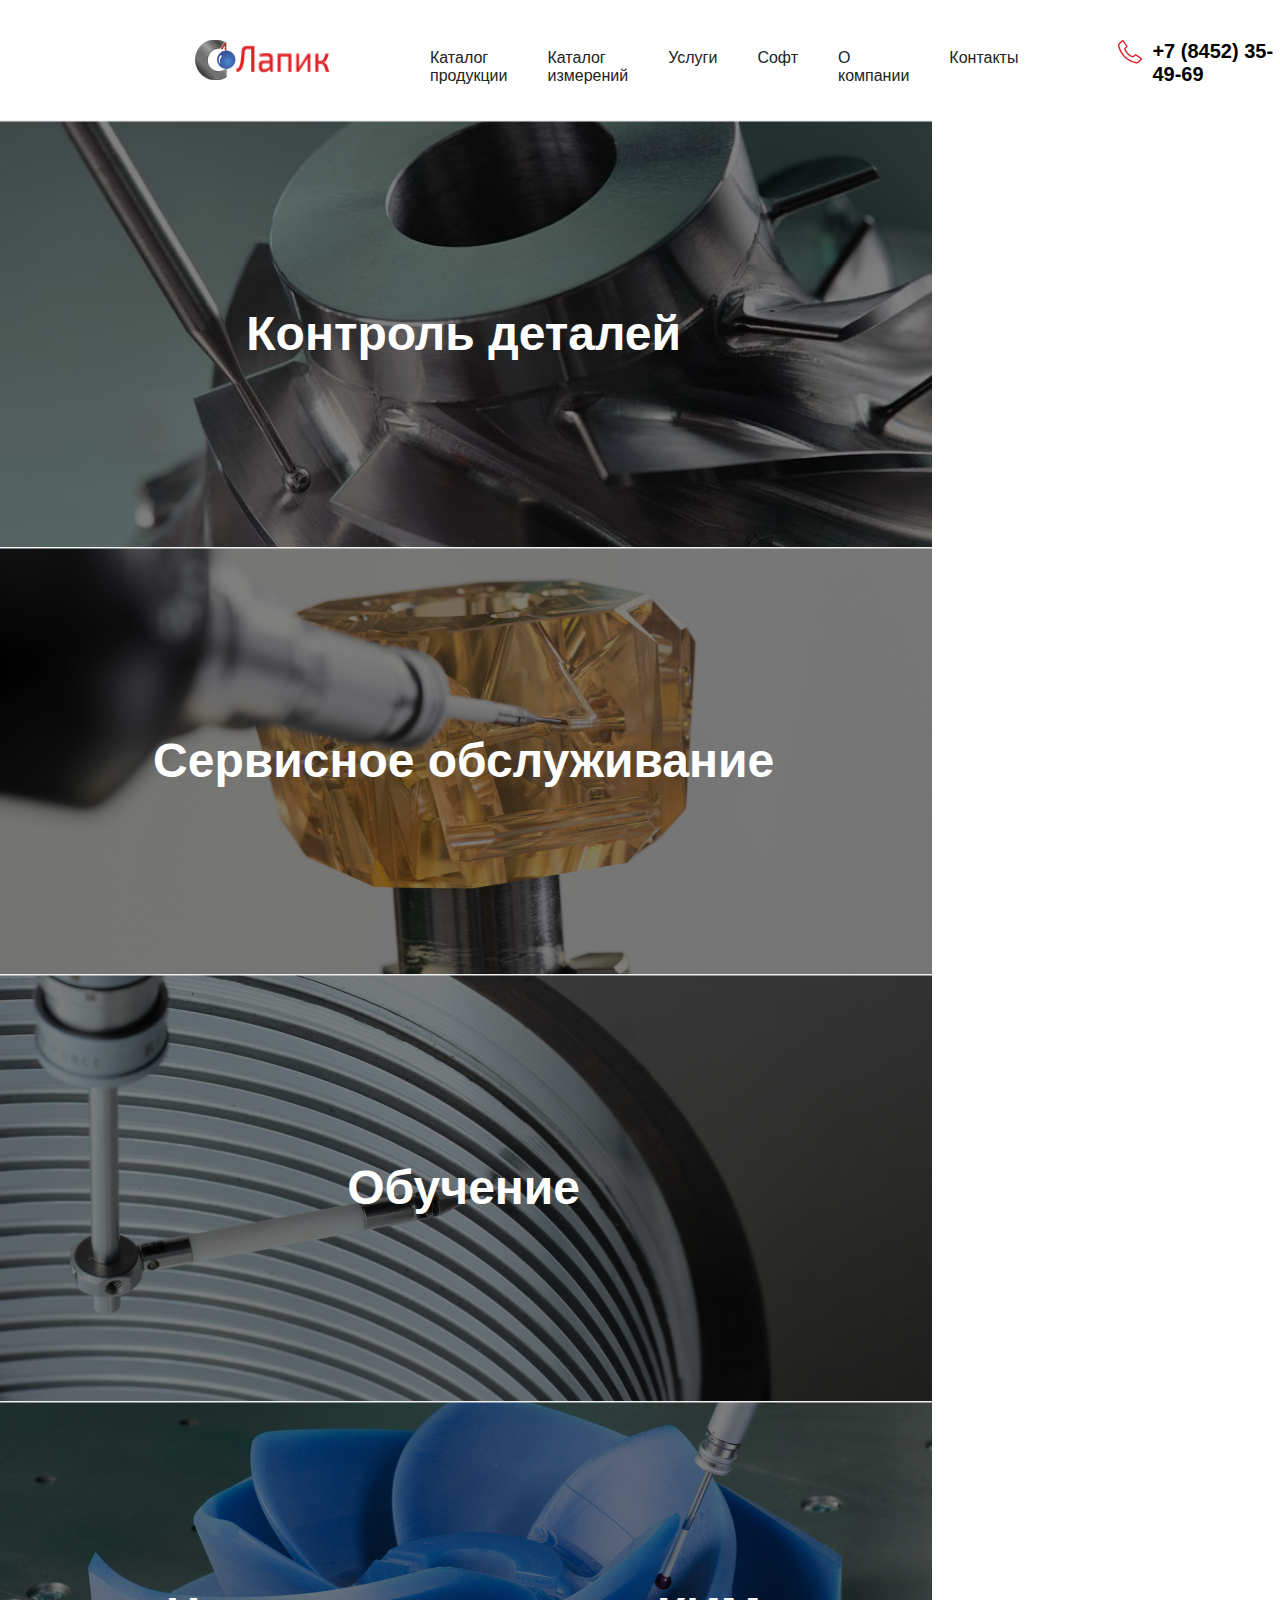
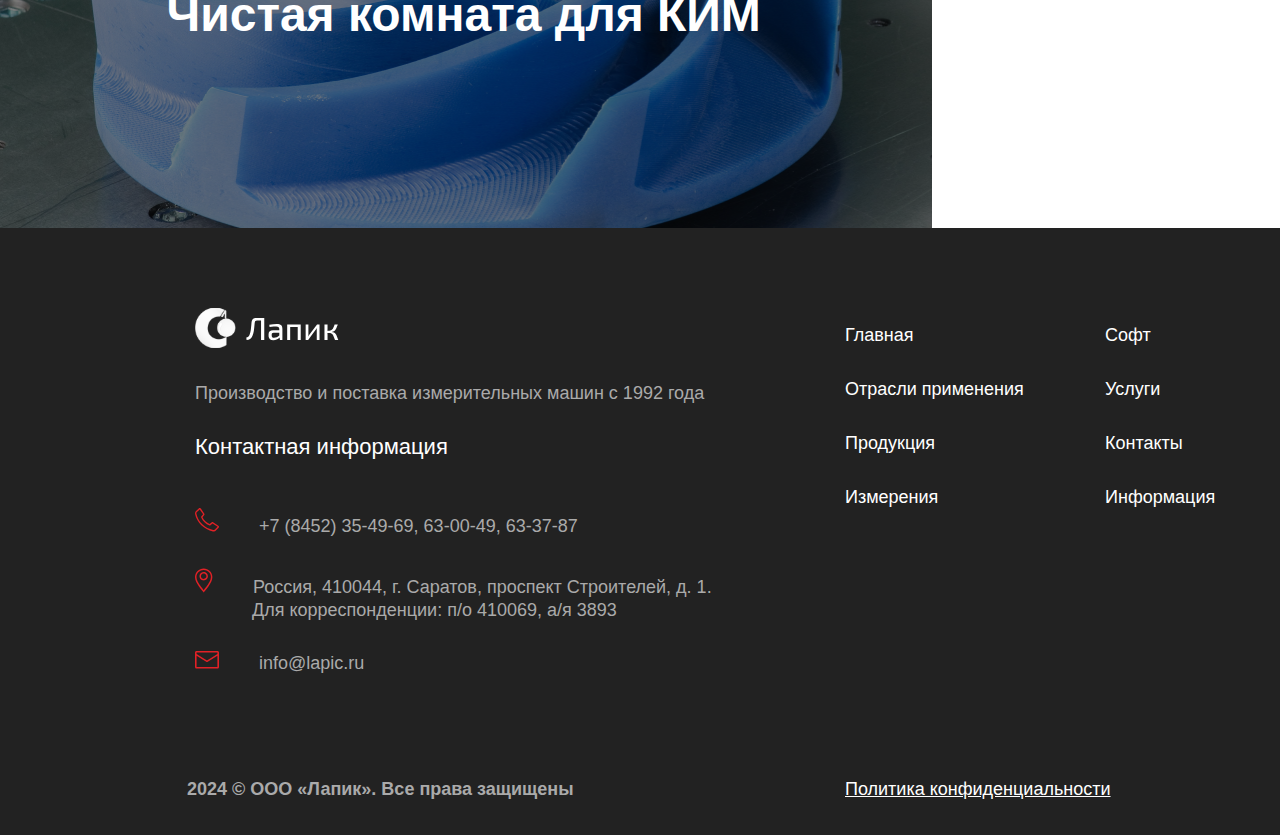
<file: services.html>
<!DOCTYPE html>
<html lang="ru">
<head>
    <meta charset="UTF-8">
    <meta name="viewport" content="width=device-width, initial-scale=1.0">
    <title>Услуги</title>
    <link rel="stylesheet" href="styleServices.css">
</head>
<body>
    <header>
        <div class="header">
            <div class="logo">
                <img src="LogoIcon.png" alt="Error" id="icon" onclick="document.location='Index.html'">
                <img src="LogoColor.png" alt="Error" id="iconText" onclick="document.location='Index.html'">
            </div>
            <ol>
                <li><a href="product.html">Каталог продукции</a></li>
                <li><a href="measure.html">Каталог измерений</a></li>
                <li><a href="services.html">Услуги</a></li>
                <li><a href="soft.html">Софт</a></li>
                <li><a href="about.html">О компании</a></li>
                <li><a href="contact.html">Контакты</a></li>
            </ol>
            <div class="telephone">
                <img src="PhoneColor.png" alt="Error">
                <h1>+7 (8452) 35-49-69</h1>
            </div>
        </div>
    </header>
    <section>
        <div class="sectionServices">
            <button style="background-image: url(Services1.png);">Контроль деталей</button>
            <button style="background-image: url(Services2.png);">Сервисное обслуживание</button>
            <button style="background-image: url(Services3.png);">Обучение</button>
            <button style="background-image: url(Services4.png);">Чистая комната для КИМ</button>
        </div>
    </section>
    <section>
        <div class="sectionContact">
            <div>
                <img src="Logo.svg" alt="Error">
                <p>Производство и поставка измерительных машин с 1992 года</p>
                <h1>Контактная информация</h1>
                <p><img src="Phone.svg" alt="Error">+7 (8452) 35-49-69, 63-00-49, 63-37-87</p>
                <p><img src="Point.svg" alt="Error">Россия, 410044, г. Саратов, проспект Строителей, д. 1.<br><span>Для корреспонденции: п/о 410069, а/я 3893</span></p>
                <p><img src="Mail.svg" alt="Error">info@lapic.ru</p>
            </div>
            <div>
                <input type="text" name="name" id="nameInput" placeholder="Ваше имя" maxlength="15">
                <input type="tel" name="telephone" id="telInput" placeholder="Телефон" maxlength="10">
                <textarea name="text" id="textInput" cols="30" rows="10" placeholder="Сообщение"></textarea>
                <button id="butContact">Связаться с нами</button>
            </div>
            <ol id="ol1">
                <li><a href="index.html">Главная</a></li>
                <li><a href="uses.html">Отрасли применения</a></li>
                <li><a href="product.html">Продукция</a></li>
                <li><a href="measure.html">Измерения</a></li>
            </ol>
            <ol id="ol2">
                <li><a href="soft.html">Софт</a></li>
                <li><a href="services.html">Услуги</a></li>
                <li><a href="contact.html">Контакты</a></li>
                <li><a href="info.html">Информация</a></li>
            </ol>
            <h1 id="rights">2024 © ООО «Лапик». Все права защищены </h1>
            <a href="https://youtu.be/BbeeuzU5Qc8" id="privacy_policy">Политика конфиденциальности</a>
        </div>
    </section>
</body>
</html>
</file>
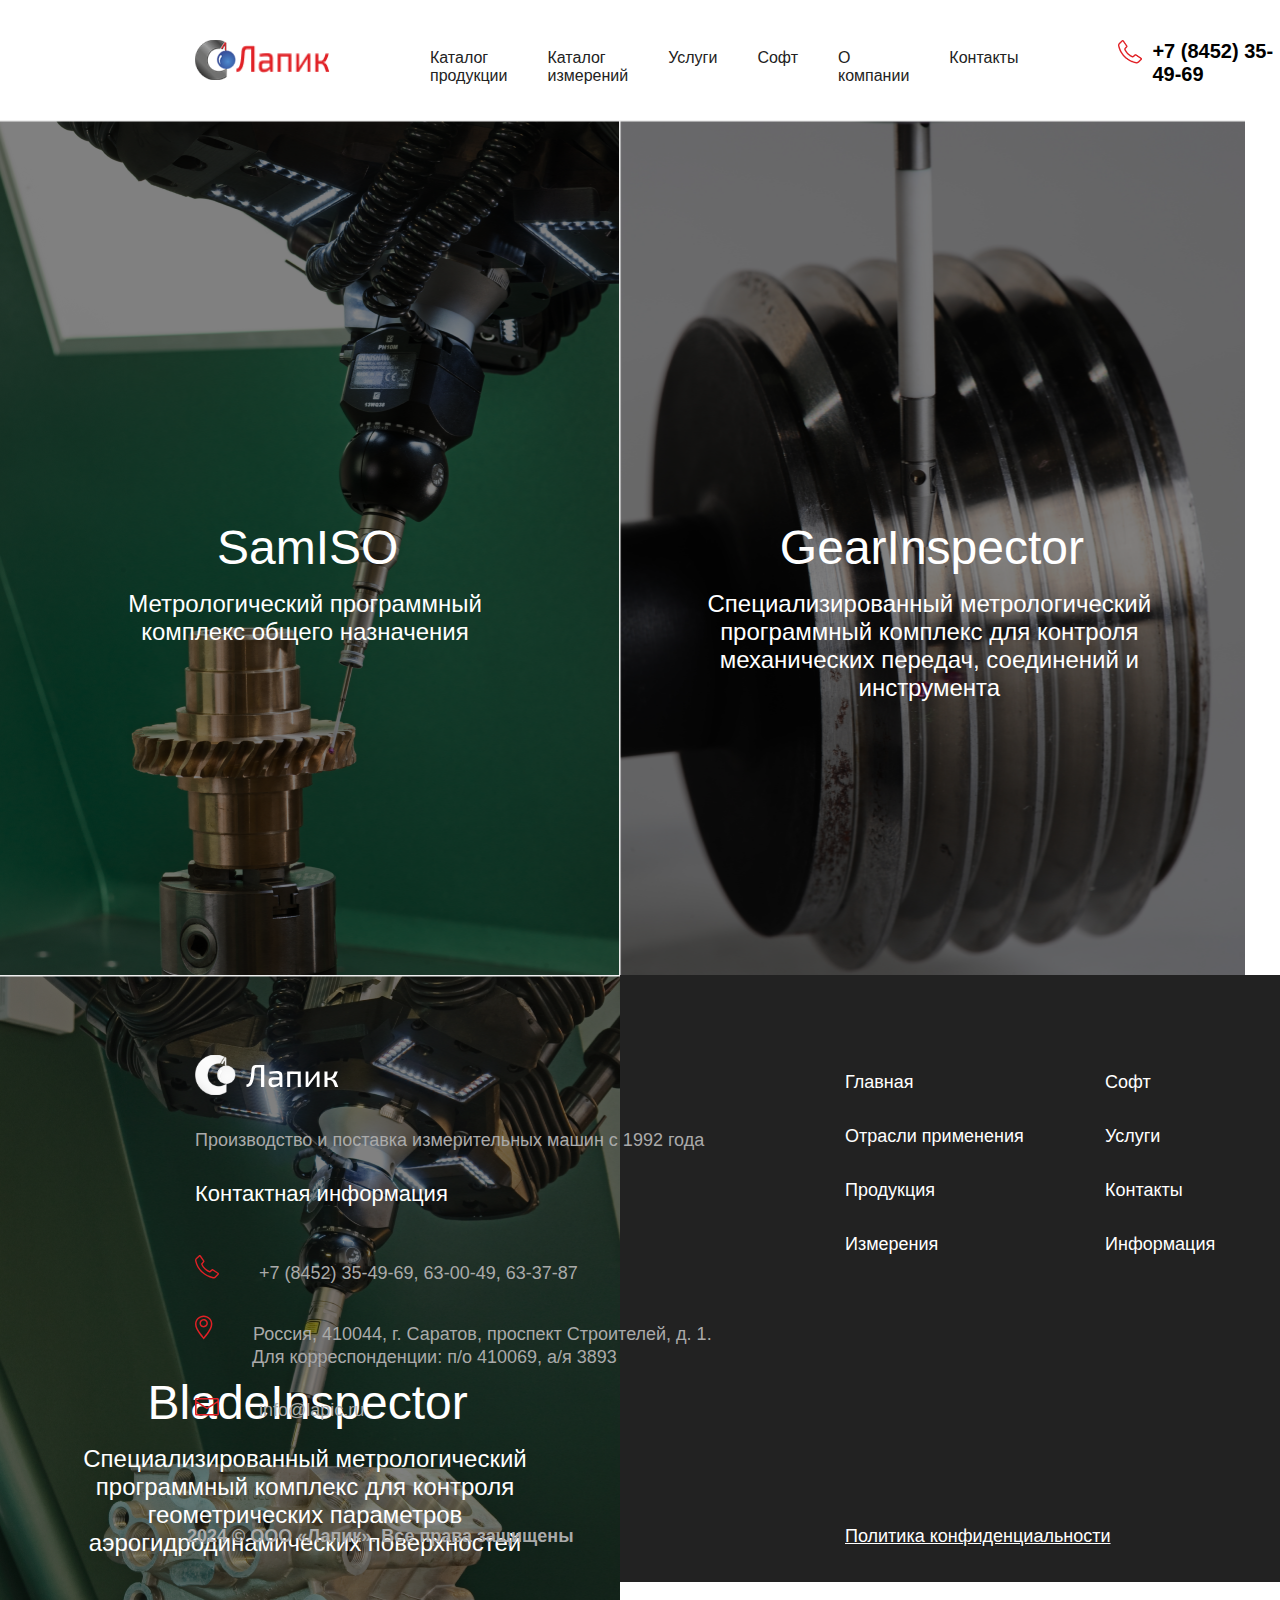
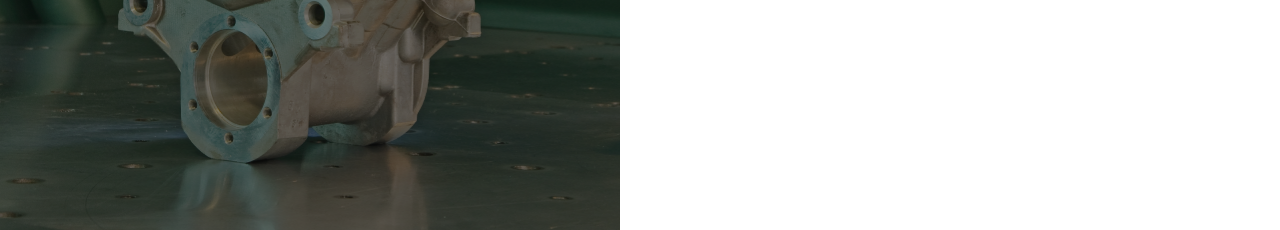
<file: soft.html>
<!DOCTYPE html>
<html lang="ru">
<head>
    <meta charset="UTF-8">
    <meta name="viewport" content="width=device-width, initial-scale=1.0">
    <title>Софт</title>
    <link rel="stylesheet" href="styleSoft.css">
</head>
<body>
    <header>
        <div class="header">
            <div class="logo">
                <img src="LogoIcon.png" alt="Error" id="icon" onclick="document.location='Index.html'">
                <img src="LogoColor.png" alt="Error" id="iconText" onclick="document.location='Index.html'">
            </div>
            <ol>
                <li><a href="product.html">Каталог продукции</a></li>
                <li><a href="measure.html">Каталог измерений</a></li>
                <li><a href="services.html">Услуги</a></li>
                <li><a href="soft.html">Софт</a></li>
                <li><a href="about.html">О компании</a></li>
                <li><a href="contact.html">Контакты</a></li>
            </ol>
            <div class="telephone">
                <img src="PhoneColor.png" alt="Error">
                <h1>+7 (8452) 35-49-69</h1>
            </div>
        </div>
    </header>
    <section>
        <div class="sectionSoft">
            <button style="background-image: url(Soft1.png);">SamISO <p>Метрологический программный комплекс общего назначения</p></button>
            <button style="background-image: url(Soft2.png);">GearInspector <p>Специализированный метрологический программный комплекс для контроля механических передач, соединений и инструмента</p></button>
            <button style="background-image: url(Soft3.png);">BladeInspector <p>Специализированный метрологический программный комплекс для контроля геометрических параметров аэрогидродинамических поверхностей</p></button>
        </div>
    </section>
    <section>
        <div class="sectionContact">
            <div>
                <img src="Logo.svg" alt="Error">
                <p>Производство и поставка измерительных машин с 1992 года</p>
                <h1>Контактная информация</h1>
                <p><img src="Phone.svg" alt="Error">+7 (8452) 35-49-69, 63-00-49, 63-37-87</p>
                <p><img src="Point.svg" alt="Error">Россия, 410044, г. Саратов, проспект Строителей, д. 1.<br><span>Для корреспонденции: п/о 410069, а/я 3893</span></p>
                <p><img src="Mail.svg" alt="Error">info@lapic.ru</p>
            </div>
            <div>
                <input type="text" name="name" id="nameInput" placeholder="Ваше имя" maxlength="15">
                <input type="tel" name="telephone" id="telInput" placeholder="Телефон" maxlength="10">
                <textarea name="text" id="textInput" cols="30" rows="10" placeholder="Сообщение"></textarea>
                <button id="butContact">Связаться с нами</button>
            </div>
            <ol id="ol1">
                <li><a href="index.html">Главная</a></li>
                <li><a href="uses.html">Отрасли применения</a></li>
                <li><a href="product.html">Продукция</a></li>
                <li><a href="measure.html">Измерения</a></li>
            </ol>
            <ol id="ol2">
                <li><a href="soft.html">Софт</a></li>
                <li><a href="services.html">Услуги</a></li>
                <li><a href="contact.html">Контакты</a></li>
                <li><a href="info.html">Информация</a></li>
            </ol>
            <h1 id="rights">2024 © ООО «Лапик». Все права защищены </h1>
            <a href="https://youtu.be/BbeeuzU5Qc8" id="privacy_policy">Политика конфиденциальности</a>
        </div>
    </section>
</body>
</html>
</file>
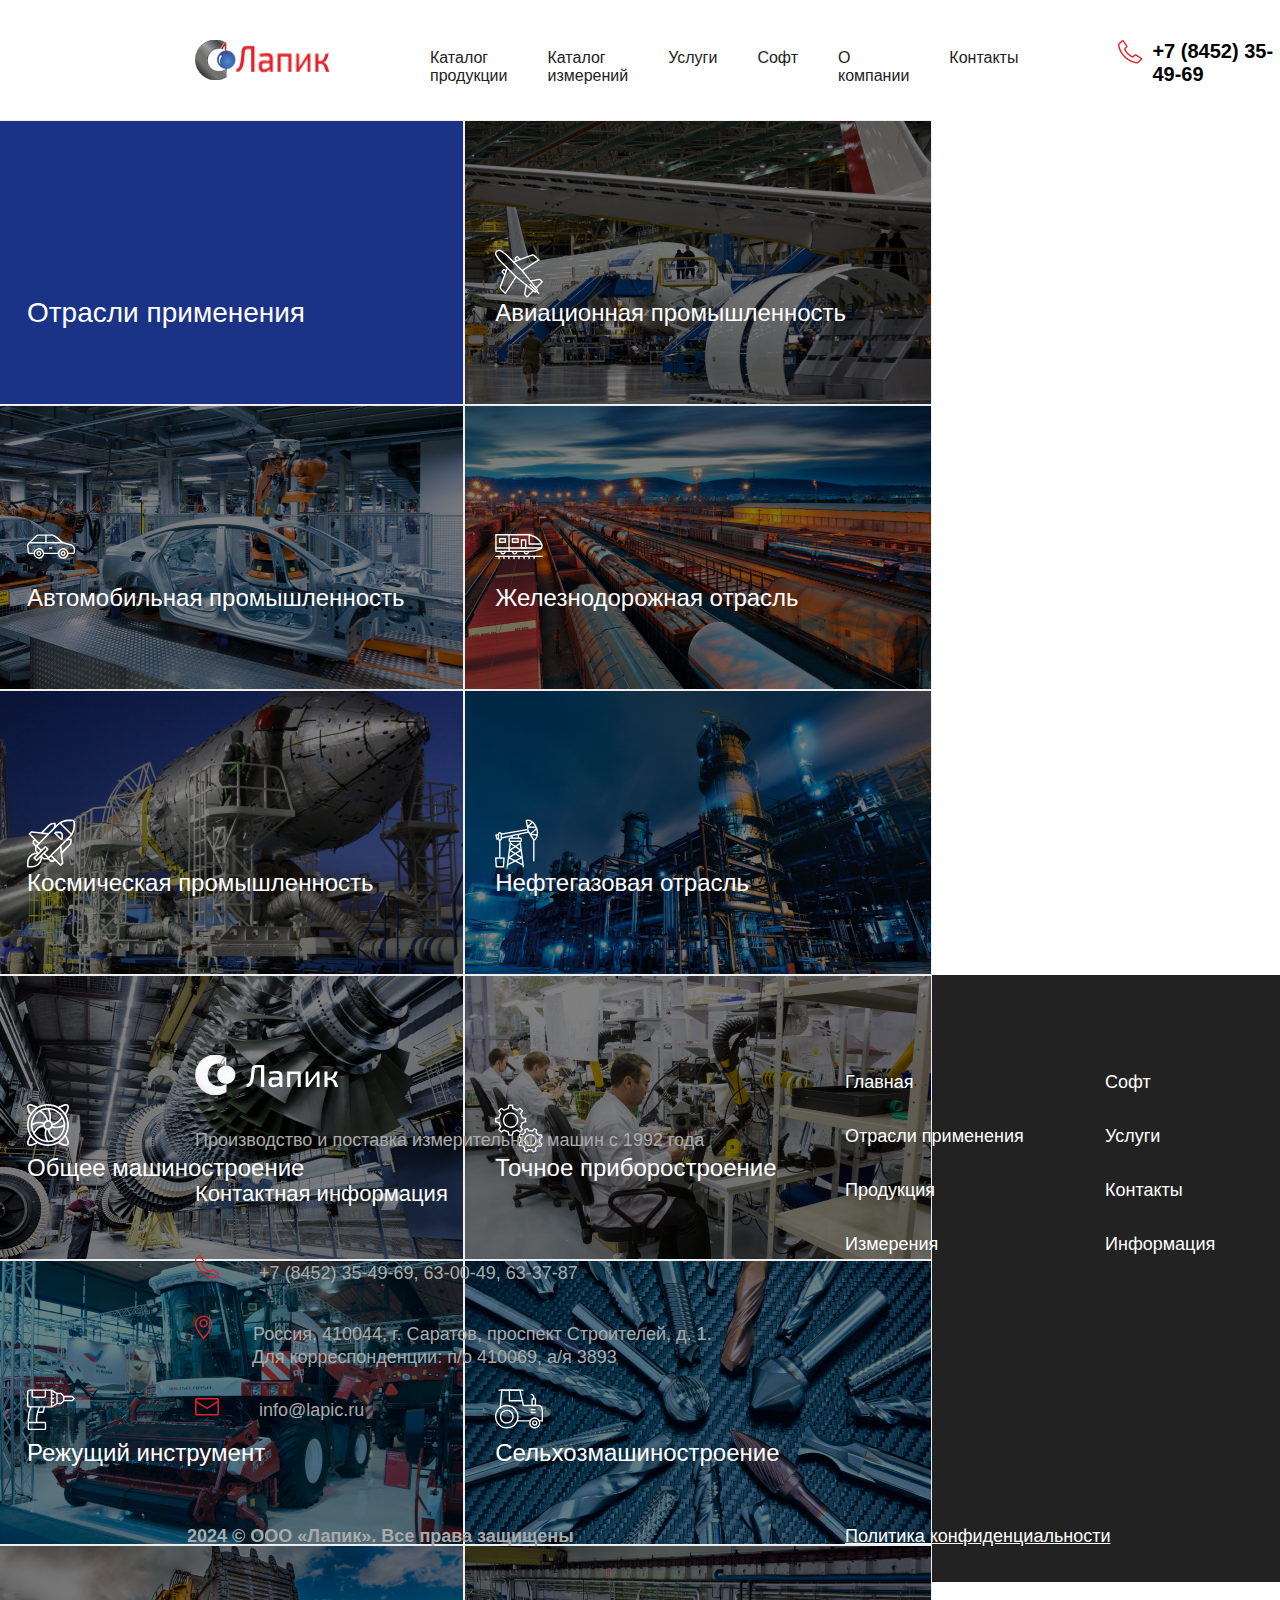
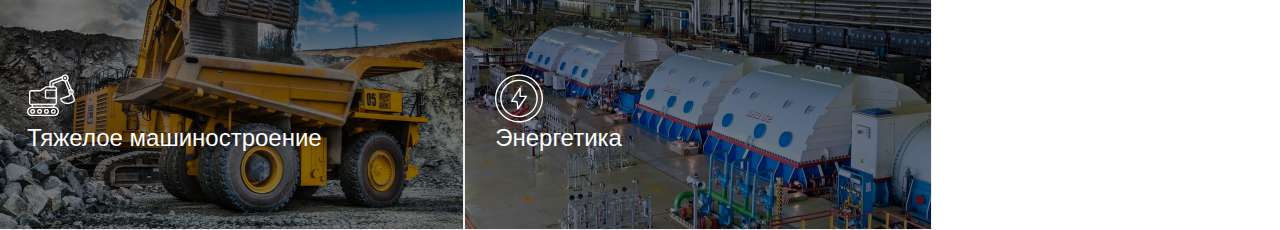
<file: uses.html>
<!DOCTYPE html>
<html lang="ru">
<head>
    <meta charset="UTF-8">
    <meta name="viewport" content="width=device-width, initial-scale=1.0">
    <title>Отрасли применения</title>
    <link rel="stylesheet" href="styleUses.css">
</head>
<body>
    <header>
        <div class="header">
            <div class="logo">
                <img src="LogoIcon.png" alt="Error" id="icon" onclick="document.location='Index.html'">
                <img src="LogoColor.png" alt="Error" id="iconText" onclick="document.location='Index.html'">
            </div>
            <ol>
                <li><a href="product.html">Каталог продукции</a></li>
                <li><a href="measure.html">Каталог измерений</a></li>
                <li><a href="services.html">Услуги</a></li>
                <li><a href="soft.html">Софт</a></li>
                <li><a href="about.html">О компании</a></li>
                <li><a href="contact.html">Контакты</a></li>
            </ol>
            <div class="telephone">
                <img src="PhoneColor.png" alt="Error">
                <h1>+7 (8452) 35-49-69</h1>
            </div>
        </div>
    </header>
    <section>
        <div class="sectionUses">
            <button>Отрасли применения</button>
            <button style="background-image: url(AeroBG.png);"><img src="Aero.svg" alt="Error">Авиационная промышленность</button>
            <button style="background-image: url(MachoneBG.png);"><img src="Transp.svg" alt="Error">Автомобильная промышленность</button>
            <button style="background-image: url(TrainBG.png);"><img src="Train.svg" alt="Error">Железнодорожная отрасль</button>
            <button style="background-image: url(SpaceBG.png);"><img src="Space.svg" alt="Error">Космическая промышленность</button>
            <button style="background-image: url(OilBG.png);"><img src="Oil.png" alt="Error">Нефтегазовая отрасль</button>
            <button style="background-image: url(TruckBG.png);"><img src="Machine.svg" alt="Error">Общее машиностроение</button>
            <button style="background-image: url(GearBG.png);"><img src="Gears.svg" alt="Error">Точное приборостроение</button>
            <button style="background-image: url(FarmerBG.png);"><img src="Tools.svg" alt="Error">Режущий инструмент</button>
            <button style="background-image: url(ToolsBG.png);"><img src="Farming.svg" alt="Error">Сельхозмашиностроение</button>
            <button style="background-image: url(HeavyBG.png);"><img src="Construction.svg" alt="Error">Тяжелое машиностроение</button>
            <button style="background-image: url(EnergyBG.png);"><img src="Energy.svg" alt="Error">Энергетика</button>
        </div>
    </section>
    <section>
        <div class="sectionContact">
            <div>
                <img src="Logo.svg" alt="Error">
                <p>Производство и поставка измерительных машин с 1992 года</p>
                <h1>Контактная информация</h1>
                <p><img src="Phone.svg" alt="Error">+7 (8452) 35-49-69, 63-00-49, 63-37-87</p>
                <p><img src="Point.svg" alt="Error">Россия, 410044, г. Саратов, проспект Строителей, д. 1.<br><span>Для корреспонденции: п/о 410069, а/я 3893</span></p>
                <p><img src="Mail.svg" alt="Error">info@lapic.ru</p>
            </div>
            <div>
                <input type="text" name="name" id="nameInput" placeholder="Ваше имя" maxlength="15">
                <input type="tel" name="telephone" id="telInput" placeholder="Телефон" maxlength="10">
                <textarea name="text" id="textInput" cols="30" rows="10" placeholder="Сообщение"></textarea>
                <button id="butContact">Связаться с нами</button>
            </div>
            <ol id="ol1">
                <li><a href="index.html">Главная</a></li>
                <li><a href="uses.html">Отрасли применения</a></li>
                <li><a href="product.html">Продукция</a></li>
                <li><a href="measure.html">Измерения</a></li>
            </ol>
            <ol id="ol2">
                <li><a href="soft.html">Софт</a></li>
                <li><a href="services.html">Услуги</a></li>
                <li><a href="contact.html">Контакты</a></li>
                <li><a href="info.html">Информация</a></li>
            </ol>
            <h1 id="rights">2024 © ООО «Лапик». Все права защищены </h1>
            <a href="https://youtu.be/BbeeuzU5Qc8" id="privacy_policy">Политика конфиденциальности</a>
        </div>
    </section>
</body>
</html>
</file>
<file: style.css>
*{
    padding: 0;
    margin: 0;
    cursor: default;
}
::-webkit-scrollbar{
    width: 0;
}
body{
    background-image: url(BackgroundImg.png);
}

.header
{
    display: flex;
    width: 100%;
}
.header div img{
    margin-right: 5px;
}
#logo1{
    margin-left: 10%;
    margin-top: 25px;
}

#menu{
    display: flex;
    text-decoration: none;
    list-style-type: none;
    margin-left: 10%;
    margin-top: 40px;
}

#menu a{
    cursor: pointer;
    color: #FFFFFF;
    text-decoration: none;
    margin-left: 24px;
    font-size: 16px;
    font-family: 'Montserrat', sans-serif;
}

.phoneNumber{
    display: flex;
    font-size: 12px;
    color: #FFFFFF;
    font-family: 'Exo 2', sans-serif;
    margin-left: 10%;
    margin-top: 40px;
}

.phoneNumber img{
    width: 24px;
    height: 24px;
}

.aside{
    width: 50%;
    margin-left: 10%;
    margin-top: 10%;
}

.aside h1{
    font-size: 90px;
    color: #FFFFFF;
    font-family: 'Montserrat', sans-serif;
}

.aside p{
    color: #FFFFFF;
    margin-top: 50px;
    font-size: 24px;
    font-family: 'Inter', sans-serif;
}

.aside div{
    margin-top: 60px;
    width: 100%;
}

.aside div button{
    opacity: 30%;
    color: #FFFFFF;
    width: 226px;
    height: 60px;
    background: none;
    border: 1px #FFFFFF solid;
    font-family: 'Inter', sans-serif;
    font-size: 16px;
    margin-left: 8%;
}

.aside div button:hover{
    color: #000;
    background-color: #FFFFFF;
}

.aside div button:active{
    opacity: 60%;
}

.aside div button:first-of-type{
    margin-left: 0;
}

.section{
    margin-top: 11%;
    background-color: #FFFFFF;
    height: 427px;
    padding: 195px;
    padding-top: 173px;
    display: flex;
}

.section div:first-of-type{
    width: 598px;
}

.section div h1{
    font-size: 48px;
    font-family: 'Montserrat', sans-serif;
}

.section div p{
    font-size: 16px;
    margin-top: 40px;
    font-family: 'Exo 2', sans-serif;
    line-height: 32px;
}

.section div button{
    font-family: 'Exo 2', sans-serif;
    margin-top: 76px;
    width: 230px;
    height: 60px;
    font-size: 18px;
    color: #EEEEEE;
    border: none;
    background-color: #E12126;
}

.section div button:hover{
    border: 2px #000 solid;
}

.section div button:active{
    background-color: #b6191d;
}

.imgDiv{
    margin-left: 150px;
}

#productImg1{
    background-image: url(Product1.png);
    width: 255px;
    height: 255px;
}
#productImg2{
    background-image: url(Product2.png);
    width: 255px;
    height: 255px;
}
#productImg3{
    background-image: url(Product3.png);
    width: 255px;
    height: 255px;
}
#productImg4{
    background-image: url(Product4.png);
    width: 255px;
    height: 255px;
}
#productImg5{
    background-image: url(Product5.png);
    width: 255px;
    height: 255px;
}
#productImg6{
    background-image: url(Product6.png);
    width: 255px;
    height: 255px;
}

.imgDiv div img{
    margin-left: 100px;
}

.imgDiv div:first-of-type{
    width: 100%;
}

.imgDiv div h1{
    margin-top: 150px;
    margin-left: 30px;
    color: #FFFFFF;
    font-size: 22px;
    font-family: 'Montserrat', sans-serif;
}

.sectionUses{
    background-image: url(UsesBG.png);
    width: 100%;
    height: 855px;
}

.sectionUses button{
    width: 468.2px;
    height: 285px;
    font-size: 24px;
    color: #FFFFFF;
    background: none;
    padding-top: 100px;
    text-align: left;
    vertical-align: bottom;
    padding-left: 30px;
    border: 1px #EEEEEE solid;
    margin-left: -4px;
}
.sectionUses button:first-of-type{
    font-size: 28px;
}

.sectionUses button img{
    position: absolute; 
    transform: translate(0,-50px);
}

.sectionUses button:hover{
    background-color: #E12126;
}
.sectionUses button:active{
    background-color: #b6191d;
}
.sectionUses button:first-of-type:hover{
    background: none;
}
.sectionUses button:first-of-type:active{
    background: none;
}

.sectionGeography{
    background-color: #EEEEEE;
    width: 100%;
    height: 855px;
}

.sectionGeography div{
    width: 40%;
    margin-left: 195px;
    padding-top: 195px;
    font-family: 'Exo 2', sans-serif;
}

.sectionGeography div h1{
    font-size: 48px;
}
.sectionGeography div p{
    margin-top: 40px;
    font-size: 16px;
    line-height: 32px;
}

#metodsOfDelivery{
    margin: 0;
    width: 412;
    padding: 0;
    margin-top: 250px;
}
#metodsOfDelivery div{
    padding: 0;
}
#metodsOfDelivery h1{
    margin-top: 15px;
    font-size: 22px;
}
#metodsOfDelivery div{
    width: auto;
    margin-top: 48px;
    position: absolute;
    transform: translate(200px,-130px);
}
#metodsOfDelivery div:first-of-type{
    transform: translate(0,0);
    width: auto;
    margin-left: 0;
    position: relative;
}
#geography{
    position: absolute;
    transform: translate(350px,-680px);
}

.sectionComponents{
    background-image: url(ComponentsBG.png);
    width: 100%;
    height: 855px;
}
.sectionComponents button{
    width: 468.2px;
    height: 285px;
    font-size: 24px;
    color: #FFFFFF;
    background: none;
    padding-top: 100px;
    text-align: left;
    vertical-align: bottom;
    padding-left: 30px;
    border: 1px #EEEEEE solid;
    margin-left: -4px;
}
.sectionComponents button:first-of-type{
    font-size: 28px;
}
.sectionComponents button:hover{
    background-color: #1A743E;
}
.sectionComponents button:active{
    background-color: #164C2B;
}
.sectionComponents button:first-of-type:hover{
    background: none;
}
.sectionComponents button:first-of-type:active{
    background: none;
}

.sectionContact{
    width: 100%;
    height: 607px;
    background-color: #222222;
}
.sectionContact div:first-of-type{
    position: absolute;
    width: 600px;
    height: 370px;
    left: 195px;
    margin-top: 80px;
}
.sectionContact div:first-of-type p{
    color: #AAAAAA;
    font-size: 18px;
    line-height: 23.29px;
    font-family: 'Inter', sans-serif;
    margin-top: 29px;
}
.sectionContact div:first-of-type p img{
    margin-right: 40px;
}
.sectionContact div:first-of-type p span{
    margin-left: 57px;
}
.sectionContact div:first-of-type p:first-of-type{
    color: #AAAAAA;
    font-family: 'Inter', sans-serif;
    font-size: 18px;
    line-height: 23.29px;
    margin-top: 30px;
}
.sectionContact div:first-of-type h1{
    font-family: 'Montserrat', sans-serif;
    font-size: 22px;
    font-weight: 500;
    line-height: 64px;
    color: #FFFFFF;
    margin-top: 10px;
}
#rights{
    color: #AAAAAA;
    line-height: 23.29px;
    font-size: 18px;
    font-family: 'Inter', sans-serif;
    position: absolute;
    left: 187px;
    margin-top: 550px;
}
#privacy_policy{
    font-family: 'Inter', sans-serif;
    font-size: 18px;
    line-height: 23px;
    position: absolute;
    left: 845px;
    margin-top: 550px;
}
#privacy_policy:visited{
    color: #FFFFFF;
}
#privacy_policy:link{
    color: #FFFFFF;
}
#ol1{
    position: absolute;
    left: 845px;
    list-style-type: none;
    margin-top: 80px;
}
#ol1 a{
    font-family: 'Inter', sans-serif;
    text-decoration: none;
    font-size: 18px;
    font-weight: 400;
    line-height: 54px;
}
#ol1 a:link{
    color: #FFFFFF;
}
#ol1 a:visited{
    color: #FFFFFF;
}

#ol2{
    position: absolute;
    left: 1105px;
    list-style-type: none;
    margin-top: 80px;
}
#ol2 a{
    font-family: 'Inter', sans-serif;
    text-decoration: none;
    font-size: 18px;
    font-weight: 400;
    line-height: 54px;
}
#ol2 a:link{
    color: #FFFFFF;
}
#ol2 a:visited{
    color: #FFFFFF;
}

.sectionContact div{
    position: absolute;
    width: 360px;
    height: 360px;
    left: 1365px;
    margin-top: 80px;
}
#nameInput{
    width: 360px;
    height: 60px;
    border: 1px solid #FFFFFF4D;
    background: none;
    font-family: 'Exo 2', sans-serif;
    font-size: 18px;
    font-weight: 400;
    line-height: 22px;
    text-align: left;
    color: #888888;
    padding-left: 20px;
}
#telInput{
    padding-left: 20px;
    margin-top: 20px;
    width: 360px;
    height: 60px;
    border: 1px solid #FFFFFF4D;
    background: none;
    font-family: 'Exo 2', sans-serif;
    font-size: 18px;
    font-weight: 400;
    line-height: 22px;
    text-align: left;
    color: #888888;
}
#textInput{
    padding-top: 20px;
    padding-left: 20px;
    margin-top: 20px;
    width: 360px;
    height: 120px;
    border: 1px solid #FFFFFF4D;
    background: none;
    font-family: 'Exo 2', sans-serif;
    font-size: 18px;
    font-weight: 400;
    line-height: 22px;
    text-align: left;
    color: #888888;
    resize: none;
}
#butContact{
    width: 230px;
    height: 60px;
    font-family: 'Exo 2', sans-serif;
    font-size: 18px;
    font-weight: 400;
    line-height: 22px;
    text-align: center;
    background-color: #E12126;
    border: none;
    color: #FFFFFF;
    margin-top: 20px;
    margin-left: 151px;
}
#butContact:hover{
    border: 2px #000 solid;
}

#butContact:active{
    background-color: #b6191d;
}
</file>
<file: styleAbout.css>
*{
    margin: 0;
    padding: 0;
    list-style: none;
}
::-webkit-scrollbar{
    width: 0;
}
.logo{
    margin-top: 40px;
    margin-left: 195px;
    display: flex;
    width: 145px;
    height: 40px;
}
#iconText{
    margin-top: 5px;
    width: 94px;
    height: 28px;
}
.header{
    display: flex;
    width: 100%;
    height: 120px;
}
.header ol{
    margin-top: 49px;
    display: flex;
    margin-left: 100px;
}
.header ol li{
    margin-right: 40px;
}
.header ol li a{
    text-decoration: none;
    color: #222222;
    font-family: 'Exo 2', sans-serif;
}
.telephone{
    display: flex;
    margin-top: 40px;
    margin-left: 60px;
}
.telephone img{
    margin-right: 10px;
    width: 24px;
    height: 24px;
}
.telephone h1{
    font-size: 20px;
    font-family: 'Exo 2', sans-serif;
}

.sectionAbout{
    width: 100%;
    height: 855px;
    background-image: url(AboutBG.png);
}
.sectionAbout div h1{
    font-size: 64px;
    color: #FFFFFF;
    font-family: 'Exo 2', sans-serif;
}
.sectionAbout div p{
    font-size: 24px;
    color: #FFFFFF;
    font-family: 'Exo 2', sans-serif;
    width: 50%;
    line-height: 42px;
    margin-top: 25px;
}
#about{
    padding-top: 15%;
    padding-left: 10%;
}
#divButton button{
    width: 255px;
    background: none;
    height: 60px;
    top: 732px;
    left: 198px;
    border: 1px solid #FFFFFF4D;
    color: #FFFFFFBF;
    margin-right: 60px;
    margin-top: 60px;
    font-size: 18px;
    font-family: 'Exo 2', sans-serif;
}
#divButton button:hover{
    border: none;
    color: #000;
    background-color: #FFFFFF4D;
}

.sectionContact{
    width: 100%;
    height: 607px;
    background-color: #222222;
}
.sectionContact div:first-of-type{
    position: absolute;
    width: 600px;
    height: 370px;
    left: 195px;
    margin-top: 80px;
}
.sectionContact div:first-of-type p{
    color: #AAAAAA;
    font-size: 18px;
    line-height: 23.29px;
    font-family: 'Inter', sans-serif;
    margin-top: 29px;
}
.sectionContact div:first-of-type p img{
    margin-right: 40px;
}
.sectionContact div:first-of-type p span{
    margin-left: 57px;
}
.sectionContact div:first-of-type p:first-of-type{
    color: #AAAAAA;
    font-family: 'Inter', sans-serif;
    font-size: 18px;
    line-height: 23.29px;
    margin-top: 30px;
}
.sectionContact div:first-of-type h1{
    font-family: 'Montserrat', sans-serif;
    font-size: 22px;
    font-weight: 500;
    line-height: 64px;
    color: #FFFFFF;
    margin-top: 10px;
}
#rights{
    color: #AAAAAA;
    line-height: 23.29px;
    font-size: 18px;
    font-family: 'Inter', sans-serif;
    position: absolute;
    left: 187px;
    margin-top: 550px;
}
#privacy_policy{
    font-family: 'Inter', sans-serif;
    font-size: 18px;
    line-height: 23px;
    position: absolute;
    left: 845px;
    margin-top: 550px;
}
#privacy_policy:visited{
    color: #FFFFFF;
}
#privacy_policy:link{
    color: #FFFFFF;
}
#ol1{
    position: absolute;
    left: 845px;
    list-style-type: none;
    margin-top: 80px;
}
#ol1 a{
    font-family: 'Inter', sans-serif;
    text-decoration: none;
    font-size: 18px;
    font-weight: 400;
    line-height: 54px;
}
#ol1 a:link{
    color: #FFFFFF;
}
#ol1 a:visited{
    color: #FFFFFF;
}
#ol2{
    position: absolute;
    left: 1105px;
    list-style-type: none;
    margin-top: 80px;
}
#ol2 a{
    font-family: 'Inter', sans-serif;
    text-decoration: none;
    font-size: 18px;
    font-weight: 400;
    line-height: 54px;
}
#ol2 a:link{
    color: #FFFFFF;
}
#ol2 a:visited{
    color: #FFFFFF;
}
.sectionContact div{
    position: absolute;
    width: 360px;
    height: 360px;
    left: 1365px;
    margin-top: 80px;
}
#nameInput{
    width: 360px;
    height: 60px;
    border: 1px solid #FFFFFF4D;
    background: none;
    font-family: 'Exo 2', sans-serif;
    font-size: 18px;
    font-weight: 400;
    line-height: 22px;
    text-align: left;
    color: #888888;
    padding-left: 20px;
}
#telInput{
    padding-left: 20px;
    margin-top: 20px;
    width: 360px;
    height: 60px;
    border: 1px solid #FFFFFF4D;
    background: none;
    font-family: 'Exo 2', sans-serif;
    font-size: 18px;
    font-weight: 400;
    line-height: 22px;
    text-align: left;
    color: #888888;
}
#textInput{
    padding-top: 20px;
    padding-left: 20px;
    margin-top: 20px;
    width: 360px;
    height: 120px;
    border: 1px solid #FFFFFF4D;
    background: none;
    font-family: 'Exo 2', sans-serif;
    font-size: 18px;
    font-weight: 400;
    line-height: 22px;
    text-align: left;
    color: #888888;
    resize: none;
}
#butContact{
    width: 230px;
    height: 60px;
    font-family: 'Exo 2', sans-serif;
    font-size: 18px;
    font-weight: 400;
    line-height: 22px;
    text-align: center;
    background-color: #E12126;
    border: none;
    color: #FFFFFF;
    margin-top: 20px;
    margin-left: 151px;
}
#butContact:hover{
    border: 2px #000 solid;
}

#butContact:active{
    background-color: #b6191d;
}
</file>
<file: styleContact.css>
*{
    margin: 0;
    padding: 0;
    list-style: none;
}
::-webkit-scrollbar{
    width: 0;
}
.logo{
    margin-top: 40px;
    margin-left: 195px;
    display: flex;
    width: 145px;
    height: 40px;
}
#iconText{
    margin-top: 5px;
    width: 94px;
    height: 28px;
}
.header{
    display: flex;
    width: 100%;
    height: 120px;
}
.header ol{
    margin-top: 49px;
    display: flex;
    margin-left: 100px;
}
.header ol li{
    margin-right: 40px;
}
.header ol li a{
    text-decoration: none;
    color: #222222;
    font-family: 'Exo 2', sans-serif;
}
.telephone{
    display: flex;
    margin-top: 40px;
    margin-left: 60px;
}
.telephone img{
    margin-right: 10px;
    width: 24px;
    height: 24px;
}
.telephone h1{
    font-size: 20px;
    font-family: 'Exo 2', sans-serif;
}

.sectionContacts{
    height: 676px;
    width: 100%;
    padding-top: 10%;
    display: flex;
}
#contact{
    margin-left: 10%;
}
#contact h1{
    font-family: 'Exo 2', sans-serif;
    font-size: 48px;
    margin-bottom: 61px;
}
#contact h2{
    font-size: 22px;
    font-family: 'Exo 2', sans-serif;
    margin-top: 64px;
}
#contact h3{
    font-family: 'Exo 2', sans-serif;
    margin-top: 20px;
    font-size: 18px;
}
#contact img{
    margin-right: 40px;
}
#contact span{
    margin-left: 57px;
}
#contact p{
    font-size: 18px;
    margin-top: 29px;
    font-family: 'Exo 2', sans-serif;
}
#contact button{
    background-color: #E12126;
    color: #FFFFFF;
    border: none;
    font-size: 18px;
    width: 360px;
    height: 60px;
    margin-top: 40px;
    font-family: 'Exo 2', sans-serif;
}
#contact button:hover{
    border: 2px #000 solid;
}

#contact button:active{
    background-color: #b6191d;
}

#feedback{
    margin-left: 210px;
    width: 750px;
}
#feedback h1{
    margin-top: 95px;
    font-family: 'Exo 2', sans-serif;
    font-size: 22px;
}

#feedback input{
    margin-top: 20px;
    font-size: 18px;
    font-family: 'Exo 2', sans-serif;
    padding-left: 20px;
    background-color: #FFFFFF;
    width: 750px;
    height: 60px;
    border: 1px solid #CCCCCC;
}
#feedback textarea{
    background-color: #FFFFFF;
    font-size: 18px;
    margin-top: 20px;
    padding-top: 18px;
    font-family: 'Exo 2', sans-serif;
    padding-left: 20px;
    width: 750px;
    height: 120px;
    border: 1px solid #CCCCCC;
    resize: none;
}
#feedback button{
    width: 230px;
    height: 60px;
    border: none;
    background-color: #E12126;
    color: #FFFFFF;
    font-size: 18px;
    font-family: 'Exo 2', sans-serif;
    margin-top: 40px;
}
#feedback button:hover{
    border: 2px #000 solid;
}
#feedback button:active{
    background-color: #b6191d;
}

#map{
    background-image: url(ContactBG.png);
    width: 100%;
    height: 640px;
}

.sectionContact{
    width: 100%;
    height: 607px;
    background-color: #222222;
}
.sectionContact div:first-of-type{
    position: absolute;
    width: 600px;
    height: 370px;
    left: 195px;
    margin-top: 80px;
}
.sectionContact div:first-of-type p{
    color: #AAAAAA;
    font-size: 18px;
    line-height: 23.29px;
    font-family: 'Inter', sans-serif;
    margin-top: 29px;
}
.sectionContact div:first-of-type p img{
    margin-right: 40px;
}
.sectionContact div:first-of-type p span{
    margin-left: 57px;
}
.sectionContact div:first-of-type p:first-of-type{
    color: #AAAAAA;
    font-family: 'Inter', sans-serif;
    font-size: 18px;
    line-height: 23.29px;
    margin-top: 30px;
}
.sectionContact div:first-of-type h1{
    font-family: 'Montserrat', sans-serif;
    font-size: 22px;
    font-weight: 500;
    line-height: 64px;
    color: #FFFFFF;
    margin-top: 10px;
}
#rights{
    color: #AAAAAA;
    line-height: 23.29px;
    font-size: 18px;
    font-family: 'Inter', sans-serif;
    position: absolute;
    left: 187px;
    margin-top: 550px;
}
#privacy_policy{
    font-family: 'Inter', sans-serif;
    font-size: 18px;
    line-height: 23px;
    position: absolute;
    left: 845px;
    margin-top: 550px;
}
#privacy_policy:visited{
    color: #FFFFFF;
}
#privacy_policy:link{
    color: #FFFFFF;
}
#ol1{
    position: absolute;
    left: 845px;
    list-style-type: none;
    margin-top: 80px;
}
#ol1 a{
    font-family: 'Inter', sans-serif;
    text-decoration: none;
    font-size: 18px;
    font-weight: 400;
    line-height: 54px;
}
#ol1 a:link{
    color: #FFFFFF;
}
#ol1 a:visited{
    color: #FFFFFF;
}
#ol2{
    position: absolute;
    left: 1105px;
    list-style-type: none;
    margin-top: 80px;
}
#ol2 a{
    font-family: 'Inter', sans-serif;
    text-decoration: none;
    font-size: 18px;
    font-weight: 400;
    line-height: 54px;
}
#ol2 a:link{
    color: #FFFFFF;
}
#ol2 a:visited{
    color: #FFFFFF;
}
.sectionContact div{
    position: absolute;
    width: 360px;
    height: 360px;
    left: 1365px;
    margin-top: 80px;
}
#nameInput{
    width: 360px;
    height: 60px;
    border: 1px solid #FFFFFF4D;
    background: none;
    font-family: 'Exo 2', sans-serif;
    font-size: 18px;
    font-weight: 400;
    line-height: 22px;
    text-align: left;
    color: #888888;
    padding-left: 20px;
}
#telInput{
    padding-left: 20px;
    margin-top: 20px;
    width: 360px;
    height: 60px;
    border: 1px solid #FFFFFF4D;
    background: none;
    font-family: 'Exo 2', sans-serif;
    font-size: 18px;
    font-weight: 400;
    line-height: 22px;
    text-align: left;
    color: #888888;
}
#textInput{
    padding-top: 20px;
    padding-left: 20px;
    margin-top: 20px;
    width: 360px;
    height: 120px;
    border: 1px solid #FFFFFF4D;
    background: none;
    font-family: 'Exo 2', sans-serif;
    font-size: 18px;
    font-weight: 400;
    line-height: 22px;
    text-align: left;
    color: #888888;
    resize: none;
}
#butContact{
    width: 230px;
    height: 60px;
    font-family: 'Exo 2', sans-serif;
    font-size: 18px;
    font-weight: 400;
    line-height: 22px;
    text-align: center;
    background-color: #E12126;
    border: none;
    color: #FFFFFF;
    margin-top: 20px;
    margin-left: 151px;
}
#butContact:hover{
    border: 2px #000 solid;
}

#butContact:active{
    background-color: #b6191d;
}
</file>
<file: styleInfo.css>
*{
    margin: 0;
    padding: 0;
    list-style: none;
}
::-webkit-scrollbar{
    width: 0;
}
.logo{
    margin-top: 40px;
    margin-left: 195px;
    display: flex;
    width: 145px;
    height: 40px;
}
#iconText{
    margin-top: 5px;
    width: 94px;
    height: 28px;
}
.header{
    display: flex;
    width: 100%;
    height: 120px;
}
.header ol{
    margin-top: 49px;
    display: flex;
    margin-left: 100px;
}
.header ol li{
    margin-right: 40px;
}
.header ol li a{
    text-decoration: none;
    color: #222222;
    font-family: 'Exo 2', sans-serif;
}
.telephone{
    display: flex;
    margin-top: 40px;
    margin-left: 60px;
}
.telephone img{
    margin-right: 10px;
    width: 24px;
    height: 24px;
}
.telephone h1{
    font-size: 20px;
    font-family: 'Exo 2', sans-serif;
}

.sectionInfo{
    width: 100%;
    height: 855px;
    background-image: url(InfoBG.png);
}
.sectionInfo div h1{
    font-size: 64px;
    color: #FFFFFF;
    font-family: 'Exo 2', sans-serif;
}
.sectionInfo div p{
    font-size: 24px;
    color: #FFFFFF;
    font-family: 'Exo 2', sans-serif;
    width: 50%;
    line-height: 42px;
    margin-top: 25px;
}
#info{
    padding-top: 15%;
    padding-left: 10%;
}
#divButton button{
    width: 255px;
    background: none;
    height: 60px;
    border: 1px solid #FFFFFF4D;
    color: #FFFFFFBF;
    margin-right: 60px;
    margin-top: 60px;
    font-size: 18px;
    font-family: 'Exo 2', sans-serif;
}
#divButton button:first-of-type{
    width: 360px;
}
#divButton button:hover{
    border: none;
    color: #000;
    background-color: #FFFFFF4D;
}

.sectionContact{
    width: 100%;
    height: 607px;
    background-color: #222222;
}
.sectionContact div:first-of-type{
    position: absolute;
    width: 600px;
    height: 370px;
    left: 195px;
    margin-top: 80px;
}
.sectionContact div:first-of-type p{
    color: #AAAAAA;
    font-size: 18px;
    line-height: 23.29px;
    font-family: 'Inter', sans-serif;
    margin-top: 29px;
}
.sectionContact div:first-of-type p img{
    margin-right: 40px;
}
.sectionContact div:first-of-type p span{
    margin-left: 57px;
}
.sectionContact div:first-of-type p:first-of-type{
    color: #AAAAAA;
    font-family: 'Inter', sans-serif;
    font-size: 18px;
    line-height: 23.29px;
    margin-top: 30px;
}
.sectionContact div:first-of-type h1{
    font-family: 'Montserrat', sans-serif;
    font-size: 22px;
    font-weight: 500;
    line-height: 64px;
    color: #FFFFFF;
    margin-top: 10px;
}
#rights{
    color: #AAAAAA;
    line-height: 23.29px;
    font-size: 18px;
    font-family: 'Inter', sans-serif;
    position: absolute;
    left: 187px;
    margin-top: 550px;
}
#privacy_policy{
    font-family: 'Inter', sans-serif;
    font-size: 18px;
    line-height: 23px;
    position: absolute;
    left: 845px;
    margin-top: 550px;
}
#privacy_policy:visited{
    color: #FFFFFF;
}
#privacy_policy:link{
    color: #FFFFFF;
}
#ol1{
    position: absolute;
    left: 845px;
    list-style-type: none;
    margin-top: 80px;
}
#ol1 a{
    font-family: 'Inter', sans-serif;
    text-decoration: none;
    font-size: 18px;
    font-weight: 400;
    line-height: 54px;
}
#ol1 a:link{
    color: #FFFFFF;
}
#ol1 a:visited{
    color: #FFFFFF;
}
#ol2{
    position: absolute;
    left: 1105px;
    list-style-type: none;
    margin-top: 80px;
}
#ol2 a{
    font-family: 'Inter', sans-serif;
    text-decoration: none;
    font-size: 18px;
    font-weight: 400;
    line-height: 54px;
}
#ol2 a:link{
    color: #FFFFFF;
}
#ol2 a:visited{
    color: #FFFFFF;
}
.sectionContact div{
    position: absolute;
    width: 360px;
    height: 360px;
    left: 1365px;
    margin-top: 80px;
}
#nameInput{
    width: 360px;
    height: 60px;
    border: 1px solid #FFFFFF4D;
    background: none;
    font-family: 'Exo 2', sans-serif;
    font-size: 18px;
    font-weight: 400;
    line-height: 22px;
    text-align: left;
    color: #888888;
    padding-left: 20px;
}
#telInput{
    padding-left: 20px;
    margin-top: 20px;
    width: 360px;
    height: 60px;
    border: 1px solid #FFFFFF4D;
    background: none;
    font-family: 'Exo 2', sans-serif;
    font-size: 18px;
    font-weight: 400;
    line-height: 22px;
    text-align: left;
    color: #888888;
}
#textInput{
    padding-top: 20px;
    padding-left: 20px;
    margin-top: 20px;
    width: 360px;
    height: 120px;
    border: 1px solid #FFFFFF4D;
    background: none;
    font-family: 'Exo 2', sans-serif;
    font-size: 18px;
    font-weight: 400;
    line-height: 22px;
    text-align: left;
    color: #888888;
    resize: none;
}
#butContact{
    width: 230px;
    height: 60px;
    font-family: 'Exo 2', sans-serif;
    font-size: 18px;
    font-weight: 400;
    line-height: 22px;
    text-align: center;
    background-color: #E12126;
    border: none;
    color: #FFFFFF;
    margin-top: 20px;
    margin-left: 151px;
}
#butContact:hover{
    border: 2px #000 solid;
}

#butContact:active{
    background-color: #b6191d;
}
</file>
<file: styleKim.css>
*{
    margin: 0;
    padding: 0;
    list-style: none;
}
::-webkit-scrollbar{
    width: 0;
}
.logo{
    margin-top: 40px;
    margin-left: 195px;
    display: flex;
    width: 145px;
    height: 40px;
}
#iconText{
    margin-top: 5px;
    width: 94px;
    height: 28px;
}
.header{
    display: flex;
    width: 100%;
    height: 120px;
}
.header ol{
    margin-top: 49px;
    display: flex;
    margin-left: 100px;
}
.header ol li{
    margin-right: 40px;
}
.header ol li a{
    text-decoration: none;
    color: #222222;
    font-family: 'Exo 2', sans-serif;
}
.telephone{
    display: flex;
    margin-top: 40px;
    margin-left: 60px;
}
.telephone img{
    margin-right: 10px;
    width: 24px;
    height: 24px;
}
.telephone h1{
    font-size: 20px;
    font-family: 'Exo 2', sans-serif;
}

.sectionKim{
    width: 100%;
    padding-bottom: 60px;
}
.sectionKim h1{
    margin-top: 50px;
    margin-left: 10%;
    font-family: 'Exo 2', sans-serif;
    font-size: 48px;
}
.sectionKim p{
    margin-top: 60px;
    margin-left: 10%;
    width: 65%;
    font-size: 16px;
    font-family: 'Exo 2', sans-serif;
}
#characteristic{
    margin-left: 10%;
}
#characteristic h1{
    font-size: 28px;
    font-family: 'Exo 2', sans-serif;
}
#olChar{
    margin-top: 60px;
}
#olChar li{
    line-height: 27px;
    font-size: 16px;
    font-family: 'Exo 2', sans-serif;
}

#characteristic button{
    width: 258px;
    height: 60px;
    margin-top: 73px;
    font-size: 18px;
    font-family: 'Exo 2', sans-serif;
    color: #ffffff;
    background-color: #E12126;
    border: none;
}
#characteristic button:hover{
    border: 2px #000 solid;
}
#characteristic button:active{
    background-color: #b6191d;
}

.sectionContact{
    width: 100%;
    height: 607px;
    background-color: #222222;
}
.sectionContact div:first-of-type{
    position: absolute;
    width: 600px;
    height: 370px;
    left: 195px;
    margin-top: 80px;
}
.sectionContact div:first-of-type p{
    color: #AAAAAA;
    font-size: 18px;
    line-height: 23.29px;
    font-family: 'Inter', sans-serif;
    margin-top: 29px;
}
.sectionContact div:first-of-type p img{
    margin-right: 40px;
}
.sectionContact div:first-of-type p span{
    margin-left: 57px;
}
.sectionContact div:first-of-type p:first-of-type{
    color: #AAAAAA;
    font-family: 'Inter', sans-serif;
    font-size: 18px;
    line-height: 23.29px;
    margin-top: 30px;
}
.sectionContact div:first-of-type h1{
    font-family: 'Montserrat', sans-serif;
    font-size: 22px;
    font-weight: 500;
    line-height: 64px;
    color: #FFFFFF;
    margin-top: 10px;
}
#rights{
    color: #AAAAAA;
    line-height: 23.29px;
    font-size: 18px;
    font-family: 'Inter', sans-serif;
    position: absolute;
    left: 187px;
    margin-top: 550px;
}
#privacy_policy{
    font-family: 'Inter', sans-serif;
    font-size: 18px;
    line-height: 23px;
    position: absolute;
    left: 845px;
    margin-top: 550px;
}
#privacy_policy:visited{
    color: #FFFFFF;
}
#privacy_policy:link{
    color: #FFFFFF;
}
#ol1{
    position: absolute;
    left: 845px;
    list-style-type: none;
    margin-top: 80px;
}
#ol1 a{
    font-family: 'Inter', sans-serif;
    text-decoration: none;
    font-size: 18px;
    font-weight: 400;
    line-height: 54px;
}
#ol1 a:link{
    color: #FFFFFF;
}
#ol1 a:visited{
    color: #FFFFFF;
}
#ol2{
    position: absolute;
    left: 1105px;
    list-style-type: none;
    margin-top: 80px;
}
#ol2 a{
    font-family: 'Inter', sans-serif;
    text-decoration: none;
    font-size: 18px;
    font-weight: 400;
    line-height: 54px;
}
#ol2 a:link{
    color: #FFFFFF;
}
#ol2 a:visited{
    color: #FFFFFF;
}
.sectionContact div{
    position: absolute;
    width: 360px;
    height: 360px;
    left: 1365px;
    margin-top: 80px;
}
#nameInput{
    width: 360px;
    height: 60px;
    border: 1px solid #FFFFFF4D;
    background: none;
    font-family: 'Exo 2', sans-serif;
    font-size: 18px;
    font-weight: 400;
    line-height: 22px;
    text-align: left;
    color: #888888;
    padding-left: 20px;
}
#telInput{
    padding-left: 20px;
    margin-top: 20px;
    width: 360px;
    height: 60px;
    border: 1px solid #FFFFFF4D;
    background: none;
    font-family: 'Exo 2', sans-serif;
    font-size: 18px;
    font-weight: 400;
    line-height: 22px;
    text-align: left;
    color: #888888;
}
#textInput{
    padding-top: 20px;
    padding-left: 20px;
    margin-top: 20px;
    width: 360px;
    height: 120px;
    border: 1px solid #FFFFFF4D;
    background: none;
    font-family: 'Exo 2', sans-serif;
    font-size: 18px;
    font-weight: 400;
    line-height: 22px;
    text-align: left;
    color: #888888;
    resize: none;
}
#butContact{
    width: 230px;
    height: 60px;
    font-family: 'Exo 2', sans-serif;
    font-size: 18px;
    font-weight: 400;
    line-height: 22px;
    text-align: center;
    background-color: #E12126;
    border: none;
    color: #FFFFFF;
    margin-top: 20px;
    margin-left: 151px;
}
#butContact:hover{
    border: 2px #000 solid;
}

#butContact:active{
    background-color: #b6191d;
}
</file>
<file: styleMeasure.css>
*{
    margin: 0;
    padding: 0;
    list-style: none;
}
::-webkit-scrollbar{
    width: 0;
}
.logo{
    margin-top: 40px;
    margin-left: 195px;
    display: flex;
    width: 145px;
    height: 40px;
}
#iconText{
    margin-top: 5px;
    width: 94px;
    height: 28px;
}
.header{
    display: flex;
    width: 100%;
    height: 120px;
}
.header ol{
    margin-top: 49px;
    display: flex;
    margin-left: 100px;
}
.header ol li{
    margin-right: 40px;
}
.header ol li a{
    text-decoration: none;
    color: #222222;
    font-family: 'Exo 2', sans-serif;
}
.telephone{
    display: flex;
    margin-top: 40px;
    margin-left: 60px;
}
.telephone img{
    margin-right: 10px;
    width: 24px;
    height: 24px;
}
.telephone h1{
    font-size: 20px;
    font-family: 'Exo 2', sans-serif;
}
.sectionUses{
    width: 100%;
    height: 855px;
}

.sectionUses button{
    width: 468.2px;
    height: 285px;
    font-size: 24px;
    color: #FFFFFF;
    background: none;
    padding-top: 100px;
    text-align: left;
    vertical-align: bottom;
    padding-left: 30px;
    border: 1px #EEEEEE solid;
    margin-left: -4px;
}
.sectionUses button:first-of-type{
    font-size: 28px;
    background-color: #164C2B;
}
.sectionUses button:hover{
    background-color: #164C2B;
}
.sectionUses button:active{
    background-color: #164C2B;
}
.sectionUses button:first-of-type:hover{
    background-color: #164C2B;
}
.sectionUses button:first-of-type:active{
    background-color: #164C2B;
}

.sectionContact{
    width: 100%;
    height: 607px;
    background-color: #222222;
}
.sectionContact div:first-of-type{
    position: absolute;
    width: 600px;
    height: 370px;
    left: 195px;
    margin-top: 80px;
}
.sectionContact div:first-of-type p{
    color: #AAAAAA;
    font-size: 18px;
    line-height: 23.29px;
    font-family: 'Inter', sans-serif;
    margin-top: 29px;
}
.sectionContact div:first-of-type p img{
    margin-right: 40px;
}
.sectionContact div:first-of-type p span{
    margin-left: 57px;
}
.sectionContact div:first-of-type p:first-of-type{
    color: #AAAAAA;
    font-family: 'Inter', sans-serif;
    font-size: 18px;
    line-height: 23.29px;
    margin-top: 30px;
}
.sectionContact div:first-of-type h1{
    font-family: 'Montserrat', sans-serif;
    font-size: 22px;
    font-weight: 500;
    line-height: 64px;
    color: #FFFFFF;
    margin-top: 10px;
}
#rights{
    color: #AAAAAA;
    line-height: 23.29px;
    font-size: 18px;
    font-family: 'Inter', sans-serif;
    position: absolute;
    left: 187px;
    margin-top: 550px;
}
#privacy_policy{
    font-family: 'Inter', sans-serif;
    font-size: 18px;
    line-height: 23px;
    position: absolute;
    left: 845px;
    margin-top: 550px;
}
#privacy_policy:visited{
    color: #FFFFFF;
}
#privacy_policy:link{
    color: #FFFFFF;
}
#ol1{
    position: absolute;
    left: 845px;
    list-style-type: none;
    margin-top: 80px;
}
#ol1 a{
    font-family: 'Inter', sans-serif;
    text-decoration: none;
    font-size: 18px;
    font-weight: 400;
    line-height: 54px;
}
#ol1 a:link{
    color: #FFFFFF;
}
#ol1 a:visited{
    color: #FFFFFF;
}
#ol2{
    position: absolute;
    left: 1105px;
    list-style-type: none;
    margin-top: 80px;
}
#ol2 a{
    font-family: 'Inter', sans-serif;
    text-decoration: none;
    font-size: 18px;
    font-weight: 400;
    line-height: 54px;
}
#ol2 a:link{
    color: #FFFFFF;
}
#ol2 a:visited{
    color: #FFFFFF;
}
.sectionContact div{
    position: absolute;
    width: 360px;
    height: 360px;
    left: 1365px;
    margin-top: 80px;
}
#nameInput{
    width: 360px;
    height: 60px;
    border: 1px solid #FFFFFF4D;
    background: none;
    font-family: 'Exo 2', sans-serif;
    font-size: 18px;
    font-weight: 400;
    line-height: 22px;
    text-align: left;
    color: #888888;
    padding-left: 20px;
}
#telInput{
    padding-left: 20px;
    margin-top: 20px;
    width: 360px;
    height: 60px;
    border: 1px solid #FFFFFF4D;
    background: none;
    font-family: 'Exo 2', sans-serif;
    font-size: 18px;
    font-weight: 400;
    line-height: 22px;
    text-align: left;
    color: #888888;
}
#textInput{
    padding-top: 20px;
    padding-left: 20px;
    margin-top: 20px;
    width: 360px;
    height: 120px;
    border: 1px solid #FFFFFF4D;
    background: none;
    font-family: 'Exo 2', sans-serif;
    font-size: 18px;
    font-weight: 400;
    line-height: 22px;
    text-align: left;
    color: #888888;
    resize: none;
}
#butContact{
    width: 230px;
    height: 60px;
    font-family: 'Exo 2', sans-serif;
    font-size: 18px;
    font-weight: 400;
    line-height: 22px;
    text-align: center;
    background-color: #E12126;
    border: none;
    color: #FFFFFF;
    margin-top: 20px;
    margin-left: 151px;
}
#butContact:hover{
    border: 2px #000 solid;
}

#butContact:active{
    background-color: #b6191d;
}
</file>
<file: styleProduct.css>
*{
    margin: 0;
    padding: 0;
    list-style: none;
}
::-webkit-scrollbar{
    width: 0;
}
.logo{
    margin-top: 40px;
    margin-left: 195px;
    display: flex;
    width: 145px;
    height: 40px;
}
#iconText{
    margin-top: 5px;
    width: 94px;
    height: 28px;
}
.header{
    display: flex;
    width: 100%;
    height: 120px;
}
.header ol{
    margin-top: 49px;
    display: flex;
    margin-left: 100px;
}
.header ol li{
    margin-right: 40px;
}
.header ol li a{
    text-decoration: none;
    color: #222222;
    font-family: 'Exo 2', sans-serif;
}
.telephone{
    display: flex;
    margin-top: 40px;
    margin-left: 60px;
}
.telephone img{
    margin-right: 10px;
    width: 24px;
    height: 24px;
}
.telephone h1{
    font-size: 20px;
    font-family: 'Exo 2', sans-serif;
}

.sectionProduct button{
    padding-top: 200px;
    padding-left: 30px;
    border: 1px solid #FFFFFF;
    width: 380.6px;
    height: 427px;
    font-size: 24px;
    color: #FFFFFF;
    vertical-align: bottom;
    text-align: left;
    margin-bottom: -1px;
    margin-left: -10px;
}
.sectionProduct button:first-of-type{
    font-size: 28px;
    background-color: #164C2B;
}

.sectionContact{
    width: 100%;
    height: 607px;
    background-color: #222222;
}
.sectionContact div:first-of-type{
    position: absolute;
    width: 600px;
    height: 370px;
    left: 195px;
    margin-top: 80px;
}
.sectionContact div:first-of-type p{
    color: #AAAAAA;
    font-size: 18px;
    line-height: 23.29px;
    font-family: 'Inter', sans-serif;
    margin-top: 29px;
}
.sectionContact div:first-of-type p img{
    margin-right: 40px;
}
.sectionContact div:first-of-type p span{
    margin-left: 57px;
}
.sectionContact div:first-of-type p:first-of-type{
    color: #AAAAAA;
    font-family: 'Inter', sans-serif;
    font-size: 18px;
    line-height: 23.29px;
    margin-top: 30px;
}
.sectionContact div:first-of-type h1{
    font-family: 'Montserrat', sans-serif;
    font-size: 22px;
    font-weight: 500;
    line-height: 64px;
    color: #FFFFFF;
    margin-top: 10px;
}
#rights{
    color: #AAAAAA;
    line-height: 23.29px;
    font-size: 18px;
    font-family: 'Inter', sans-serif;
    position: absolute;
    left: 187px;
    margin-top: 550px;
}
#privacy_policy{
    font-family: 'Inter', sans-serif;
    font-size: 18px;
    line-height: 23px;
    position: absolute;
    left: 845px;
    margin-top: 550px;
}
#privacy_policy:visited{
    color: #FFFFFF;
}
#privacy_policy:link{
    color: #FFFFFF;
}
#ol1{
    position: absolute;
    left: 845px;
    list-style-type: none;
    margin-top: 80px;
}
#ol1 a{
    font-family: 'Inter', sans-serif;
    text-decoration: none;
    font-size: 18px;
    font-weight: 400;
    line-height: 54px;
}
#ol1 a:link{
    color: #FFFFFF;
}
#ol1 a:visited{
    color: #FFFFFF;
}
#ol2{
    position: absolute;
    left: 1105px;
    list-style-type: none;
    margin-top: 80px;
}
#ol2 a{
    font-family: 'Inter', sans-serif;
    text-decoration: none;
    font-size: 18px;
    font-weight: 400;
    line-height: 54px;
}
#ol2 a:link{
    color: #FFFFFF;
}
#ol2 a:visited{
    color: #FFFFFF;
}
.sectionContact div{
    position: absolute;
    width: 360px;
    height: 360px;
    left: 1365px;
    margin-top: 80px;
}
#nameInput{
    width: 360px;
    height: 60px;
    border: 1px solid #FFFFFF4D;
    background: none;
    font-family: 'Exo 2', sans-serif;
    font-size: 18px;
    font-weight: 400;
    line-height: 22px;
    text-align: left;
    color: #888888;
    padding-left: 20px;
}
#telInput{
    padding-left: 20px;
    margin-top: 20px;
    width: 360px;
    height: 60px;
    border: 1px solid #FFFFFF4D;
    background: none;
    font-family: 'Exo 2', sans-serif;
    font-size: 18px;
    font-weight: 400;
    line-height: 22px;
    text-align: left;
    color: #888888;
}
#textInput{
    padding-top: 20px;
    padding-left: 20px;
    margin-top: 20px;
    width: 360px;
    height: 120px;
    border: 1px solid #FFFFFF4D;
    background: none;
    font-family: 'Exo 2', sans-serif;
    font-size: 18px;
    font-weight: 400;
    line-height: 22px;
    text-align: left;
    color: #888888;
    resize: none;
}
#butContact{
    width: 230px;
    height: 60px;
    font-family: 'Exo 2', sans-serif;
    font-size: 18px;
    font-weight: 400;
    line-height: 22px;
    text-align: center;
    background-color: #E12126;
    border: none;
    color: #FFFFFF;
    margin-top: 20px;
    margin-left: 151px;
}
#butContact:hover{
    border: 2px #000 solid;
}

#butContact:active{
    background-color: #b6191d;
}
</file>
<file: styleServices.css>
*{
    margin: 0;
    padding: 0;
    list-style: none;
}
::-webkit-scrollbar{
    width: 0;
}
.logo{
    margin-top: 40px;
    margin-left: 195px;
    display: flex;
    width: 145px;
    height: 40px;
}
#iconText{
    margin-top: 5px;
    width: 94px;
    height: 28px;
}
.header{
    display: flex;
    width: 100%;
    height: 120px;
}
.header ol{
    margin-top: 49px;
    display: flex;
    margin-left: 100px;
}
.header ol li{
    margin-right: 40px;
}
.header ol li a{
    text-decoration: none;
    color: #222222;
    font-family: 'Exo 2', sans-serif;
}
.telephone{
    display: flex;
    margin-top: 40px;
    margin-left: 60px;
}
.telephone img{
    margin-right: 10px;
    width: 24px;
    height: 24px;
}
.telephone h1{
    font-size: 20px;
    font-family: 'Exo 2', sans-serif;
}

.sectionServices{
    width: 100%;
    height: 855;
}
.sectionServices button{
    border: none;
    height: 427px;
    width: 937.3px;
    margin-left: -5px;
    font-family: 'Montserrat', sans-serif;
    font-size: 48px;
    font-weight: 700;
    line-height: 56px;
    text-align: center;
    color: #ffffff;
}

.sectionContact{
    width: 100%;
    height: 607px;
    background-color: #222222;
}
.sectionContact div:first-of-type{
    position: absolute;
    width: 600px;
    height: 370px;
    left: 195px;
    margin-top: 80px;
}
.sectionContact div:first-of-type p{
    color: #AAAAAA;
    font-size: 18px;
    line-height: 23.29px;
    font-family: 'Inter', sans-serif;
    margin-top: 29px;
}
.sectionContact div:first-of-type p img{
    margin-right: 40px;
}
.sectionContact div:first-of-type p span{
    margin-left: 57px;
}
.sectionContact div:first-of-type p:first-of-type{
    color: #AAAAAA;
    font-family: 'Inter', sans-serif;
    font-size: 18px;
    line-height: 23.29px;
    margin-top: 30px;
}
.sectionContact div:first-of-type h1{
    font-family: 'Montserrat', sans-serif;
    font-size: 22px;
    font-weight: 500;
    line-height: 64px;
    color: #FFFFFF;
    margin-top: 10px;
}
#rights{
    color: #AAAAAA;
    line-height: 23.29px;
    font-size: 18px;
    font-family: 'Inter', sans-serif;
    position: absolute;
    left: 187px;
    margin-top: 550px;
}
#privacy_policy{
    font-family: 'Inter', sans-serif;
    font-size: 18px;
    line-height: 23px;
    position: absolute;
    left: 845px;
    margin-top: 550px;
}
#privacy_policy:visited{
    color: #FFFFFF;
}
#privacy_policy:link{
    color: #FFFFFF;
}
#ol1{
    position: absolute;
    left: 845px;
    list-style-type: none;
    margin-top: 80px;
}
#ol1 a{
    font-family: 'Inter', sans-serif;
    text-decoration: none;
    font-size: 18px;
    font-weight: 400;
    line-height: 54px;
}
#ol1 a:link{
    color: #FFFFFF;
}
#ol1 a:visited{
    color: #FFFFFF;
}
#ol2{
    position: absolute;
    left: 1105px;
    list-style-type: none;
    margin-top: 80px;
}
#ol2 a{
    font-family: 'Inter', sans-serif;
    text-decoration: none;
    font-size: 18px;
    font-weight: 400;
    line-height: 54px;
}
#ol2 a:link{
    color: #FFFFFF;
}
#ol2 a:visited{
    color: #FFFFFF;
}
.sectionContact div{
    position: absolute;
    width: 360px;
    height: 360px;
    left: 1365px;
    margin-top: 80px;
}
#nameInput{
    width: 360px;
    height: 60px;
    border: 1px solid #FFFFFF4D;
    background: none;
    font-family: 'Exo 2', sans-serif;
    font-size: 18px;
    font-weight: 400;
    line-height: 22px;
    text-align: left;
    color: #888888;
    padding-left: 20px;
}
#telInput{
    padding-left: 20px;
    margin-top: 20px;
    width: 360px;
    height: 60px;
    border: 1px solid #FFFFFF4D;
    background: none;
    font-family: 'Exo 2', sans-serif;
    font-size: 18px;
    font-weight: 400;
    line-height: 22px;
    text-align: left;
    color: #888888;
}
#textInput{
    padding-top: 20px;
    padding-left: 20px;
    margin-top: 20px;
    width: 360px;
    height: 120px;
    border: 1px solid #FFFFFF4D;
    background: none;
    font-family: 'Exo 2', sans-serif;
    font-size: 18px;
    font-weight: 400;
    line-height: 22px;
    text-align: left;
    color: #888888;
    resize: none;
}
#butContact{
    width: 230px;
    height: 60px;
    font-family: 'Exo 2', sans-serif;
    font-size: 18px;
    font-weight: 400;
    line-height: 22px;
    text-align: center;
    background-color: #E12126;
    border: none;
    color: #FFFFFF;
    margin-top: 20px;
    margin-left: 151px;
}
#butContact:hover{
    border: 2px #000 solid;
}

#butContact:active{
    background-color: #b6191d;
}
</file>
<file: styleSoft.css>
*{
    margin: 0;
    padding: 0;
    list-style: none;
}
::-webkit-scrollbar{
    width: 0;
}
.logo{
    margin-top: 40px;
    margin-left: 195px;
    display: flex;
    width: 145px;
    height: 40px;
}
#iconText{
    margin-top: 5px;
    width: 94px;
    height: 28px;
}
.header{
    display: flex;
    width: 100%;
    height: 120px;
}
.header ol{
    margin-top: 49px;
    display: flex;
    margin-left: 100px;
}
.header ol li{
    margin-right: 40px;
}
.header ol li a{
    text-decoration: none;
    color: #222222;
    font-family: 'Exo 2', sans-serif;
}
.telephone{
    display: flex;
    margin-top: 40px;
    margin-left: 60px;
}
.telephone img{
    margin-right: 10px;
    width: 24px;
    height: 24px;
}
.telephone h1{
    font-size: 20px;
    font-family: 'Exo 2', sans-serif;
}

.sectionSoft{
    width: 100%;
    height: 855px;
}
.sectionSoft button{
    border: none;
    font-family: 'Exo 2', sans-serif;
    color: #FFFFFF;
    font-size: 48px;
    width: 625.3px;
    height: 855px;
    margin-left: -5px;
}
.sectionSoft button p{
    font-family: 'Exo 2', sans-serif;
    font-size: 24px;
    margin-top: 15px;
    width: 460px;
    position: absolute;
    margin-left: 80px;
}

.sectionContact{
    width: 100%;
    height: 607px;
    background-color: #222222;
}
.sectionContact div:first-of-type{
    position: absolute;
    width: 600px;
    height: 370px;
    left: 195px;
    margin-top: 80px;
}
.sectionContact div:first-of-type p{
    color: #AAAAAA;
    font-size: 18px;
    line-height: 23.29px;
    font-family: 'Inter', sans-serif;
    margin-top: 29px;
}
.sectionContact div:first-of-type p img{
    margin-right: 40px;
}
.sectionContact div:first-of-type p span{
    margin-left: 57px;
}
.sectionContact div:first-of-type p:first-of-type{
    color: #AAAAAA;
    font-family: 'Inter', sans-serif;
    font-size: 18px;
    line-height: 23.29px;
    margin-top: 30px;
}
.sectionContact div:first-of-type h1{
    font-family: 'Montserrat', sans-serif;
    font-size: 22px;
    font-weight: 500;
    line-height: 64px;
    color: #FFFFFF;
    margin-top: 10px;
}
#rights{
    color: #AAAAAA;
    line-height: 23.29px;
    font-size: 18px;
    font-family: 'Inter', sans-serif;
    position: absolute;
    left: 187px;
    margin-top: 550px;
}
#privacy_policy{
    font-family: 'Inter', sans-serif;
    font-size: 18px;
    line-height: 23px;
    position: absolute;
    left: 845px;
    margin-top: 550px;
}
#privacy_policy:visited{
    color: #FFFFFF;
}
#privacy_policy:link{
    color: #FFFFFF;
}
#ol1{
    position: absolute;
    left: 845px;
    list-style-type: none;
    margin-top: 80px;
}
#ol1 a{
    font-family: 'Inter', sans-serif;
    text-decoration: none;
    font-size: 18px;
    font-weight: 400;
    line-height: 54px;
}
#ol1 a:link{
    color: #FFFFFF;
}
#ol1 a:visited{
    color: #FFFFFF;
}
#ol2{
    position: absolute;
    left: 1105px;
    list-style-type: none;
    margin-top: 80px;
}
#ol2 a{
    font-family: 'Inter', sans-serif;
    text-decoration: none;
    font-size: 18px;
    font-weight: 400;
    line-height: 54px;
}
#ol2 a:link{
    color: #FFFFFF;
}
#ol2 a:visited{
    color: #FFFFFF;
}
.sectionContact div{
    position: absolute;
    width: 360px;
    height: 360px;
    left: 1365px;
    margin-top: 80px;
}
#nameInput{
    width: 360px;
    height: 60px;
    border: 1px solid #FFFFFF4D;
    background: none;
    font-family: 'Exo 2', sans-serif;
    font-size: 18px;
    font-weight: 400;
    line-height: 22px;
    text-align: left;
    color: #888888;
    padding-left: 20px;
}
#telInput{
    padding-left: 20px;
    margin-top: 20px;
    width: 360px;
    height: 60px;
    border: 1px solid #FFFFFF4D;
    background: none;
    font-family: 'Exo 2', sans-serif;
    font-size: 18px;
    font-weight: 400;
    line-height: 22px;
    text-align: left;
    color: #888888;
}
#textInput{
    padding-top: 20px;
    padding-left: 20px;
    margin-top: 20px;
    width: 360px;
    height: 120px;
    border: 1px solid #FFFFFF4D;
    background: none;
    font-family: 'Exo 2', sans-serif;
    font-size: 18px;
    font-weight: 400;
    line-height: 22px;
    text-align: left;
    color: #888888;
    resize: none;
}
#butContact{
    width: 230px;
    height: 60px;
    font-family: 'Exo 2', sans-serif;
    font-size: 18px;
    font-weight: 400;
    line-height: 22px;
    text-align: center;
    background-color: #E12126;
    border: none;
    color: #FFFFFF;
    margin-top: 20px;
    margin-left: 151px;
}
#butContact:hover{
    border: 2px #000 solid;
}

#butContact:active{
    background-color: #b6191d;
}
</file>
<file: styleUses.css>
*{
    margin: 0;
    padding: 0;
    list-style: none;
}
::-webkit-scrollbar{
    width: 0;
}
.logo{
    margin-top: 40px;
    margin-left: 195px;
    display: flex;
    width: 145px;
    height: 40px;
}
#iconText{
    margin-top: 5px;
    width: 94px;
    height: 28px;
}
.header{
    display: flex;
    width: 100%;
    height: 120px;
}
.header ol{
    margin-top: 49px;
    display: flex;
    margin-left: 100px;
}
.header ol li{
    margin-right: 40px;
}
.header ol li a{
    text-decoration: none;
    color: #222222;
    font-family: 'Exo 2', sans-serif;
}
.telephone{
    display: flex;
    margin-top: 40px;
    margin-left: 60px;
}
.telephone img{
    margin-right: 10px;
    width: 24px;
    height: 24px;
}
.telephone h1{
    font-size: 20px;
    font-family: 'Exo 2', sans-serif;
}
.sectionUses{
    width: 100%;
    height: 855px;
}

.sectionUses button{
    width: 468.2px;
    height: 285px;
    font-size: 24px;
    color: #FFFFFF;
    background: none;
    padding-top: 100px;
    text-align: left;
    vertical-align: bottom;
    padding-left: 30px;
    border: 1px #EEEEEE solid;
    margin-left: -4px;
}
.sectionUses button:first-of-type{
    font-size: 28px;
    background-color: #1B3387;
}

.sectionUses button img{
    position: absolute; 
    transform: translate(0,-50px);
}

.sectionUses button:hover{
    background-color: #1B3387;
}
.sectionUses button:active{
    background-color: #1B3387;
}
.sectionUses button:first-of-type:hover{
    background-color: #1B3387;
}
.sectionUses button:first-of-type:active{
    background-color: #1B3387;
}

.sectionContact{
    width: 100%;
    height: 607px;
    background-color: #222222;
}
.sectionContact div:first-of-type{
    position: absolute;
    width: 600px;
    height: 370px;
    left: 195px;
    margin-top: 80px;
}
.sectionContact div:first-of-type p{
    color: #AAAAAA;
    font-size: 18px;
    line-height: 23.29px;
    font-family: 'Inter', sans-serif;
    margin-top: 29px;
}
.sectionContact div:first-of-type p img{
    margin-right: 40px;
}
.sectionContact div:first-of-type p span{
    margin-left: 57px;
}
.sectionContact div:first-of-type p:first-of-type{
    color: #AAAAAA;
    font-family: 'Inter', sans-serif;
    font-size: 18px;
    line-height: 23.29px;
    margin-top: 30px;
}
.sectionContact div:first-of-type h1{
    font-family: 'Montserrat', sans-serif;
    font-size: 22px;
    font-weight: 500;
    line-height: 64px;
    color: #FFFFFF;
    margin-top: 10px;
}
#rights{
    color: #AAAAAA;
    line-height: 23.29px;
    font-size: 18px;
    font-family: 'Inter', sans-serif;
    position: absolute;
    left: 187px;
    margin-top: 550px;
}
#privacy_policy{
    font-family: 'Inter', sans-serif;
    font-size: 18px;
    line-height: 23px;
    position: absolute;
    left: 845px;
    margin-top: 550px;
}
#privacy_policy:visited{
    color: #FFFFFF;
}
#privacy_policy:link{
    color: #FFFFFF;
}
#ol1{
    position: absolute;
    left: 845px;
    list-style-type: none;
    margin-top: 80px;
}
#ol1 a{
    font-family: 'Inter', sans-serif;
    text-decoration: none;
    font-size: 18px;
    font-weight: 400;
    line-height: 54px;
}
#ol1 a:link{
    color: #FFFFFF;
}
#ol1 a:visited{
    color: #FFFFFF;
}
#ol2{
    position: absolute;
    left: 1105px;
    list-style-type: none;
    margin-top: 80px;
}
#ol2 a{
    font-family: 'Inter', sans-serif;
    text-decoration: none;
    font-size: 18px;
    font-weight: 400;
    line-height: 54px;
}
#ol2 a:link{
    color: #FFFFFF;
}
#ol2 a:visited{
    color: #FFFFFF;
}
.sectionContact div{
    position: absolute;
    width: 360px;
    height: 360px;
    left: 1365px;
    margin-top: 80px;
}
#nameInput{
    width: 360px;
    height: 60px;
    border: 1px solid #FFFFFF4D;
    background: none;
    font-family: 'Exo 2', sans-serif;
    font-size: 18px;
    font-weight: 400;
    line-height: 22px;
    text-align: left;
    color: #888888;
    padding-left: 20px;
}
#telInput{
    padding-left: 20px;
    margin-top: 20px;
    width: 360px;
    height: 60px;
    border: 1px solid #FFFFFF4D;
    background: none;
    font-family: 'Exo 2', sans-serif;
    font-size: 18px;
    font-weight: 400;
    line-height: 22px;
    text-align: left;
    color: #888888;
}
#textInput{
    padding-top: 20px;
    padding-left: 20px;
    margin-top: 20px;
    width: 360px;
    height: 120px;
    border: 1px solid #FFFFFF4D;
    background: none;
    font-family: 'Exo 2', sans-serif;
    font-size: 18px;
    font-weight: 400;
    line-height: 22px;
    text-align: left;
    color: #888888;
    resize: none;
}
#butContact{
    width: 230px;
    height: 60px;
    font-family: 'Exo 2', sans-serif;
    font-size: 18px;
    font-weight: 400;
    line-height: 22px;
    text-align: center;
    background-color: #E12126;
    border: none;
    color: #FFFFFF;
    margin-top: 20px;
    margin-left: 151px;
}
#butContact:hover{
    border: 2px #000 solid;
}

#butContact:active{
    background-color: #b6191d;
}
</file>
